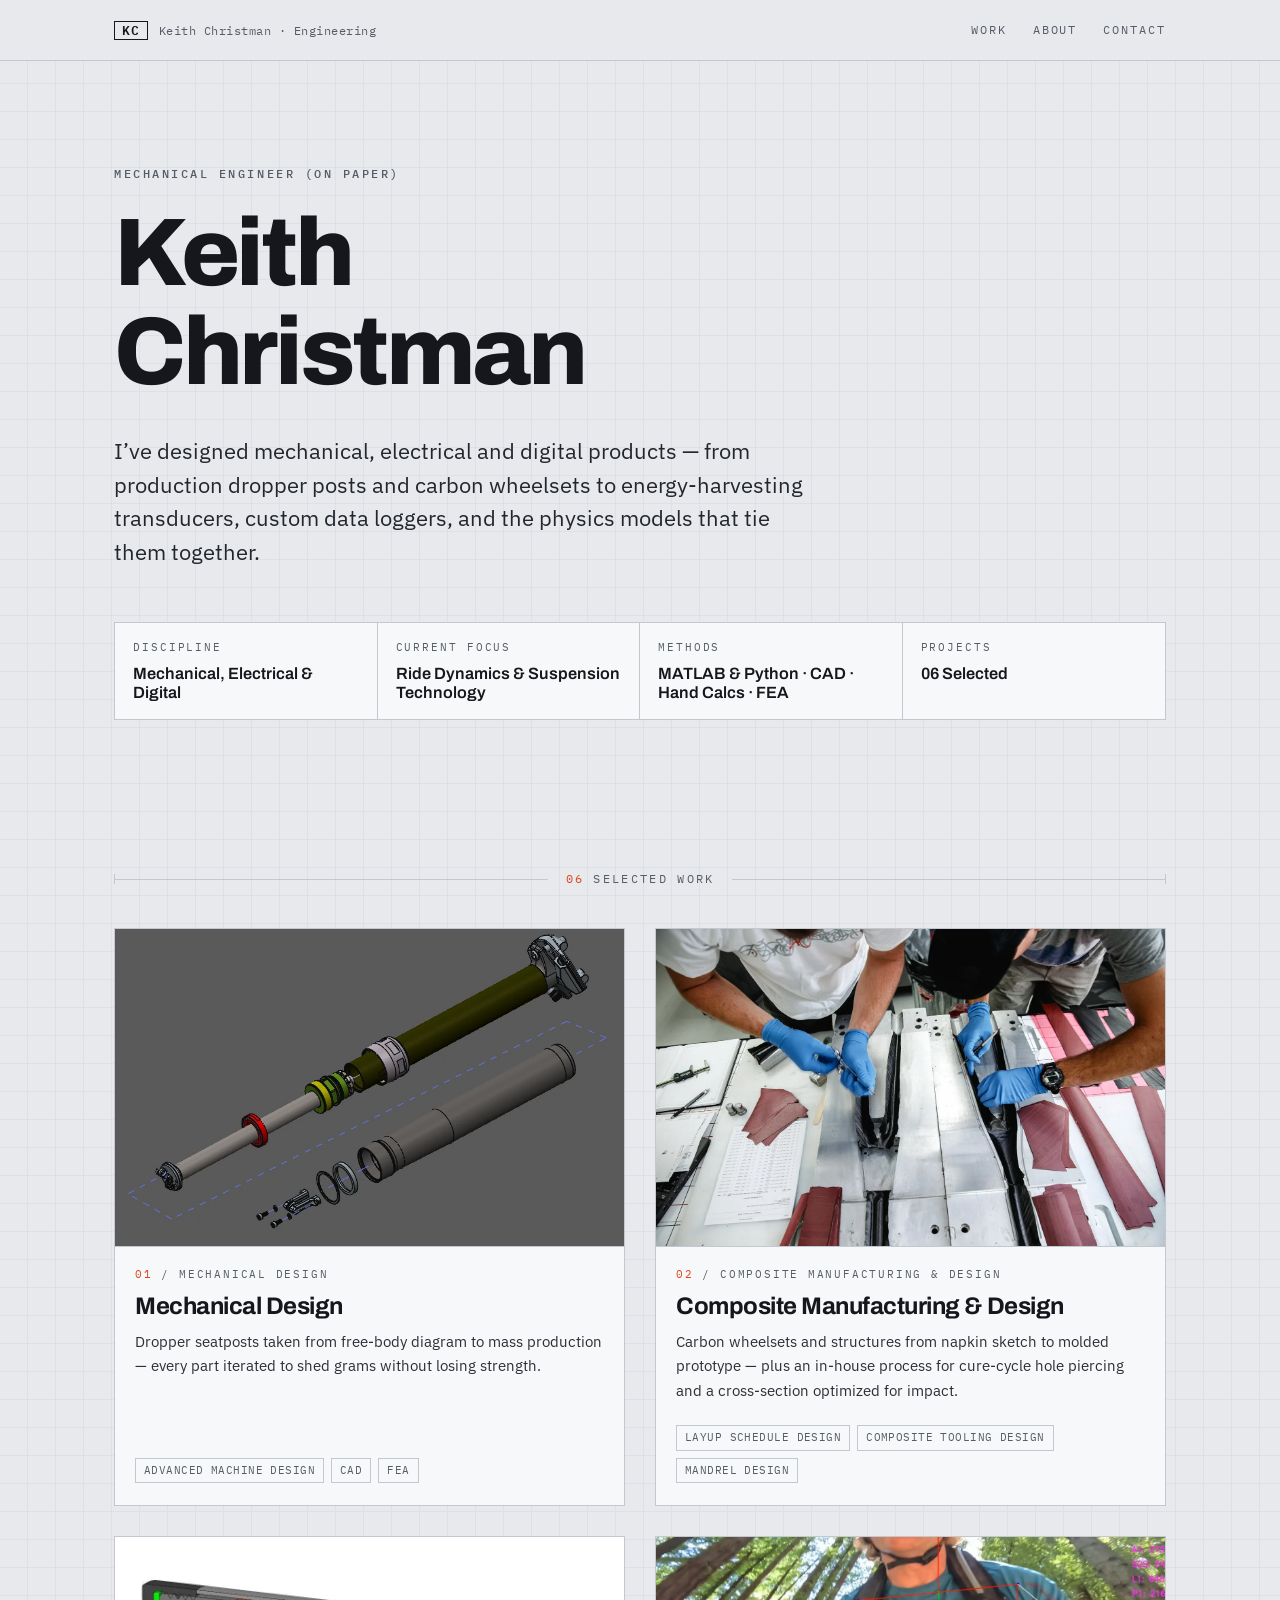
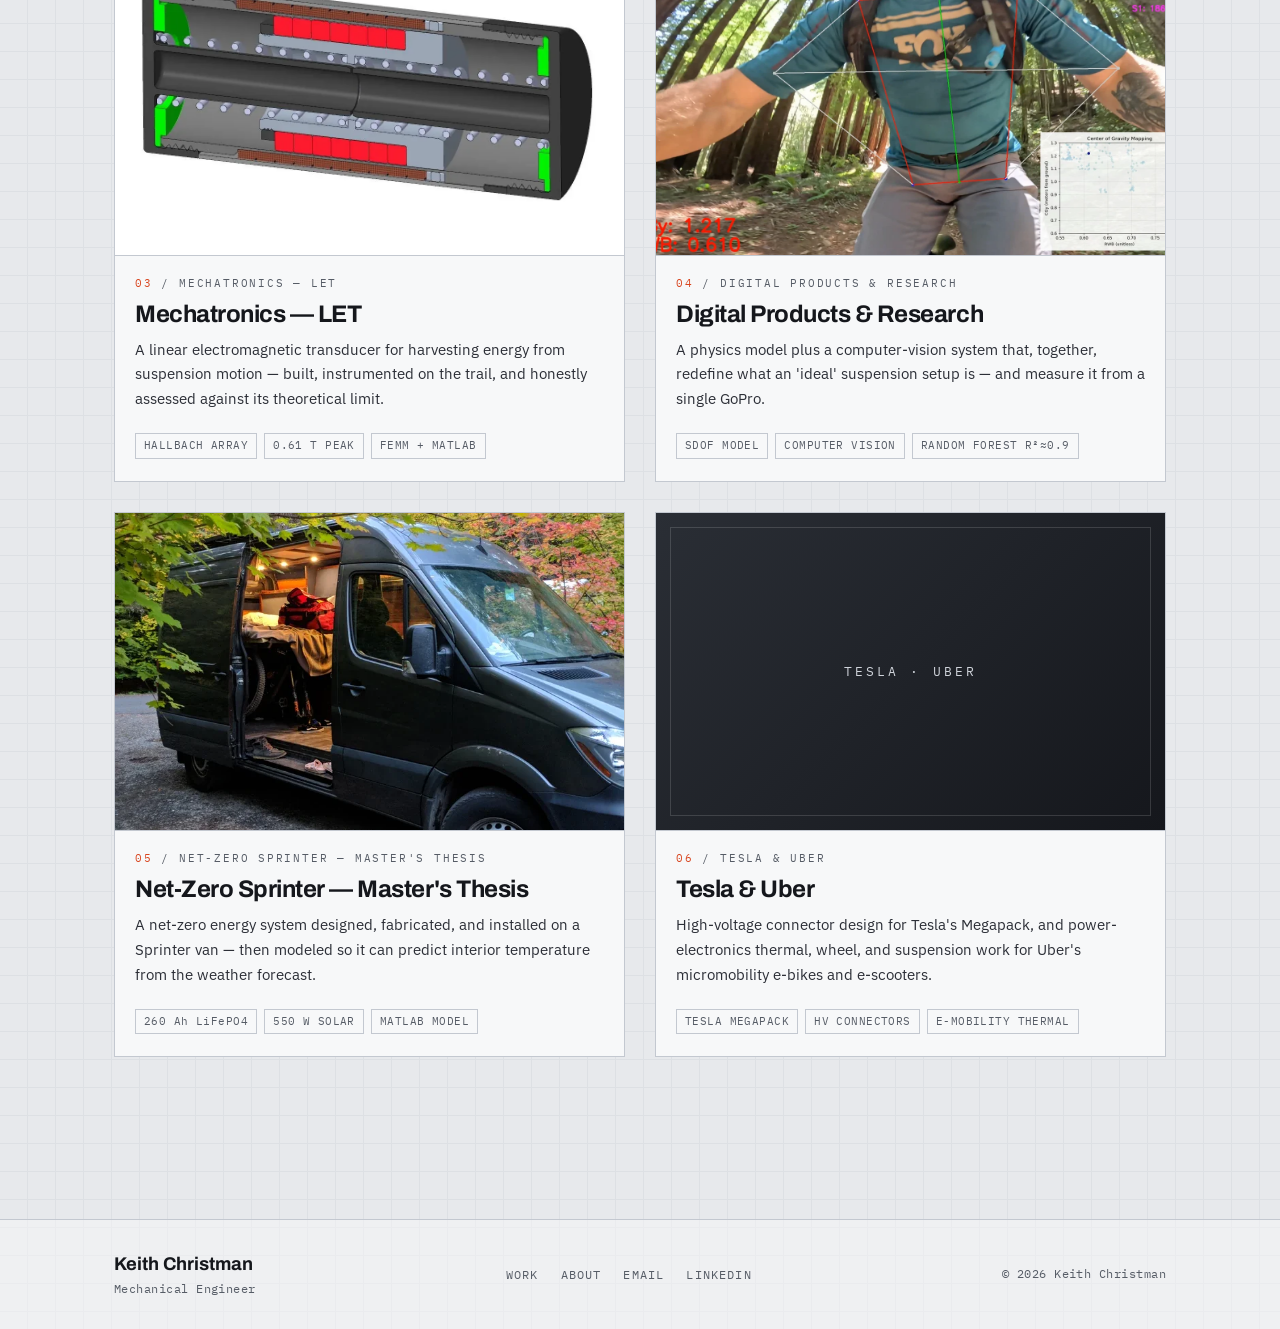
<file: index.html>
<!doctype html>
<html lang="en">
<head>
<meta charset="utf-8">
<meta name="viewport" content="width=device-width, initial-scale=1">
<script>document.documentElement.classList.add('js')</script>
<title>Keith Christman — Mechanical Engineer</title>
<meta name="description" content="Engineering portfolio of Keith Christman: mechanical design, composites, mechatronics, data acquisition, and ride-dynamics research.">
<link rel="icon" href="favicon.svg" type="image/svg+xml">
<meta property="og:title" content="Keith Christman — Mechanical Engineer">
<meta property="og:description" content="Engineering portfolio of Keith Christman: mechanical design, composites, mechatronics, data acquisition, and ride-dynamics research.">
<meta property="og:type" content="website">
<link rel="preconnect" href="https://fonts.googleapis.com">
<link rel="preconnect" href="https://fonts.gstatic.com" crossorigin>
<link href="https://fonts.googleapis.com/css2?family=Archivo:wght@500;600;700;800&family=IBM+Plex+Mono:wght@400;500;600&family=IBM+Plex+Sans:wght@400;500;600&display=swap" rel="stylesheet">
<link rel="stylesheet" href="css/style.css">
</head>
<body>
<header class="nav"><div class="wrap">
  <a class="brand" href="index.html">
    <span class="mark">KC</span>
    <span class="who">Keith Christman · Engineering</span>
  </a>
  <nav class="nav-links">
    <a href="index.html#work">Work</a>
    <a href="about.html">About</a>
    <a href="mailto:keithschristman@gmail.com">Contact</a>
  </nav>
</div></header>
<main>
  <section class="hero"><div class="wrap">
    <span class="eyebrow">Mechanical Engineer (on paper)</span>
    <h1>Keith<span class="l2">Christman</span></h1>
    <p class="thesis">I&rsquo;ve designed mechanical, electrical and digital products &mdash;
      from production dropper posts and carbon wheelsets to energy-harvesting transducers,
      custom data loggers, and the physics models that tie them together.</p>
    <div class="titleblock">
      <div class="cell"><div class="k">Discipline</div><div class="v">Mechanical, Electrical &amp; Digital</div></div>
      <div class="cell"><div class="k">Current Focus</div><div class="v">Ride Dynamics &amp; Suspension Technology</div></div>
      <div class="cell"><div class="k">Methods</div><div class="v">MATLAB &amp; Python · CAD · Hand Calcs · FEA</div></div>
      <div class="cell"><div class="k">Projects</div><div class="v">06 Selected</div></div>
    </div>
  </div></section>

  <section class="work" id="work"><div class="wrap">
    <div class="dim ticked"><span class="lab"><span class="n">06</span> Selected Work</span></div>
    <div class="grid">
      <a class="card reveal" href="projects/mechanical-design.html">
        <div class="shot"><img src="images/mechanical-design/4-1.webp" alt="Mechanical Design" loading="lazy"></div>
        <div class="body">
          <span class="tag"><span class="n">01</span> / Mechanical Design</span>
          <h3>Mechanical Design</h3>
          <p class="desc">Dropper seatposts taken from free-body diagram to mass production — every part iterated to shed grams without losing strength.</p>
          <div class="stats"><span class="chip">ADVANCED MACHINE DESIGN</span><span class="chip">CAD</span><span class="chip">FEA</span></div>
        </div>
      </a>
      <a class="card reveal" href="projects/composites.html">
        <div class="shot"><img src="images/composites/20150615_-brakethrough-media_a22y3850.webp" alt="Composite Manufacturing &amp; Design" loading="lazy"></div>
        <div class="body">
          <span class="tag"><span class="n">02</span> / Composite Manufacturing &amp; Design</span>
          <h3>Composite Manufacturing &amp; Design</h3>
          <p class="desc">Carbon wheelsets and structures from napkin sketch to molded prototype — plus an in-house process for cure-cycle hole piercing and a cross-section optimized for impact.</p>
          <div class="stats"><span class="chip">LAYUP SCHEDULE DESIGN</span><span class="chip">COMPOSITE TOOLING DESIGN</span><span class="chip">MANDREL DESIGN</span></div>
        </div>
      </a>
      <a class="card reveal" href="projects/mechatronics.html">
        <div class="shot"><img src="images/mechatronics/front.webp" alt="Mechatronics — LET" loading="lazy"></div>
        <div class="body">
          <span class="tag"><span class="n">03</span> / Mechatronics — LET</span>
          <h3>Mechatronics — LET</h3>
          <p class="desc">A linear electromagnetic transducer for harvesting energy from suspension motion — built, instrumented on the trail, and honestly assessed against its theoretical limit.</p>
          <div class="stats"><span class="chip">HALLBACH ARRAY</span><span class="chip">0.61 T PEAK</span><span class="chip">FEMM + MATLAB</span></div>
        </div>
      </a>
      <a class="card reveal" href="projects/digital-products.html">
        <div class="shot"><img src="images/digital-products/cv-pose-tracking.webp" alt="Digital Products &amp; Research" loading="lazy"></div>
        <div class="body">
          <span class="tag"><span class="n">04</span> / Digital Products &amp; Research</span>
          <h3>Digital Products &amp; Research</h3>
          <p class="desc">A physics model plus a computer-vision system that, together, redefine what an &#x27;ideal&#x27; suspension setup is — and measure it from a single GoPro.</p>
          <div class="stats"><span class="chip">SDOF MODEL</span><span class="chip">COMPUTER VISION</span><span class="chip">RANDOM FOREST R²≈0.9</span></div>
        </div>
      </a>
      <a class="card reveal" href="projects/van-build.html">
        <div class="shot"><img src="images/van-build/img_20190921_190736.webp" alt="Net-Zero Sprinter — Master&#x27;s Thesis" loading="lazy"></div>
        <div class="body">
          <span class="tag"><span class="n">05</span> / Net-Zero Sprinter — Master&#x27;s Thesis</span>
          <h3>Net-Zero Sprinter — Master&#x27;s Thesis</h3>
          <p class="desc">A net-zero energy system designed, fabricated, and installed on a Sprinter van — then modeled so it can predict interior temperature from the weather forecast.</p>
          <div class="stats"><span class="chip">260 Ah LiFePO4</span><span class="chip">550 W SOLAR</span><span class="chip">MATLAB MODEL</span></div>
        </div>
      </a>
      <a class="card reveal" href="projects/tesla-uber.html">
        <div class="shot ph"><span class="lab">Tesla · Uber</span></div>
        <div class="body">
          <span class="tag"><span class="n">06</span> / Tesla &amp; Uber</span>
          <h3>Tesla &amp; Uber</h3>
          <p class="desc">High-voltage connector design for Tesla&#x27;s Megapack, and power-electronics thermal, wheel, and suspension work for Uber&#x27;s micromobility e-bikes and e-scooters.</p>
          <div class="stats"><span class="chip">TESLA MEGAPACK</span><span class="chip">HV CONNECTORS</span><span class="chip">E-MOBILITY THERMAL</span></div>
        </div>
      </a>
    </div>
  </div></section>
</main>
<footer><div class="wrap">
  <div>
    <div class="who">Keith Christman</div>
    <div class="meta">Mechanical Engineer</div>
  </div>
  <nav class="links">
    <a href="index.html#work">Work</a>
    <a href="about.html">About</a>
    <a href="mailto:keithschristman@gmail.com">Email</a>
    <a href="https://www.linkedin.com/in/keith-christman-300a68103">LinkedIn</a>
  </nav>
  <div class="meta">© <span id="yr"></span> Keith Christman</div>
</div></footer>
<div class="lb" id="lb" role="dialog" aria-modal="true" aria-label="Image viewer">
  <button class="x" id="lbx" aria-label="Close">CLOSE ✕</button>
  <img id="lbimg" alt="">
</div>
<script src="js/main.js"></script>
</body></html>
</file>
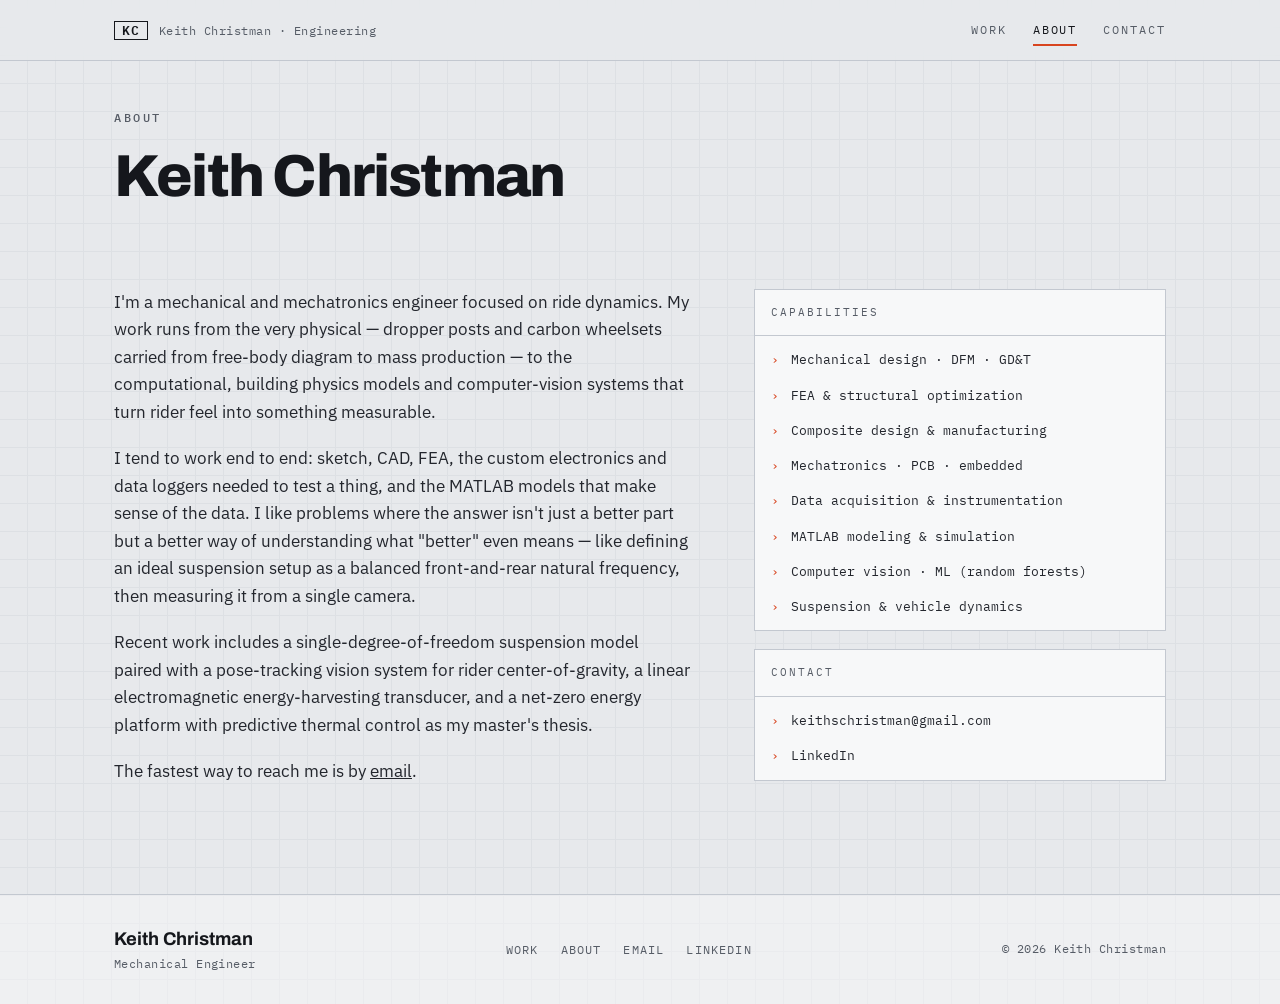
<file: about.html>
<!doctype html>
<html lang="en">
<head>
<meta charset="utf-8">
<meta name="viewport" content="width=device-width, initial-scale=1">
<script>document.documentElement.classList.add('js')</script>
<title>About — Keith Christman</title>
<meta name="description" content="About Keith Christman, mechanical engineer.">
<link rel="icon" href="favicon.svg" type="image/svg+xml">
<meta property="og:title" content="About — Keith Christman">
<meta property="og:description" content="About Keith Christman, mechanical engineer.">
<meta property="og:type" content="website">
<link rel="preconnect" href="https://fonts.googleapis.com">
<link rel="preconnect" href="https://fonts.gstatic.com" crossorigin>
<link href="https://fonts.googleapis.com/css2?family=Archivo:wght@500;600;700;800&family=IBM+Plex+Mono:wght@400;500;600&family=IBM+Plex+Sans:wght@400;500;600&display=swap" rel="stylesheet">
<link rel="stylesheet" href="css/style.css">
</head>
<body>
<header class="nav"><div class="wrap">
  <a class="brand" href="index.html">
    <span class="mark">KC</span>
    <span class="who">Keith Christman · Engineering</span>
  </a>
  <nav class="nav-links">
    <a href="index.html#work">Work</a>
    <a href="about.html" aria-current="page">About</a>
    <a href="mailto:keithschristman@gmail.com">Contact</a>
  </nav>
</div></header>
<main>
  <div class="wrap">
    <section class="phead" style="padding-top:48px">
      <span class="eyebrow" style="display:block;margin-bottom:18px">About</span>
      <h1>Keith Christman</h1>
    </section>
    <div class="abt-grid">
      <div class="prose mt0">
        <p>I'm a mechanical and mechatronics engineer focused on ride dynamics. My work runs
        from the very physical — dropper posts and carbon wheelsets carried from free-body
        diagram to mass production — to the computational, building physics models and
        computer-vision systems that turn rider feel into something measurable.</p>
        <p>I tend to work end to end: sketch, CAD, FEA, the custom electronics and data
        loggers needed to test a thing, and the MATLAB models that make sense of the data. I
        like problems where the answer isn't just a better part but a better way of
        understanding what "better" even means — like defining an ideal suspension setup as a
        balanced front-and-rear natural frequency, then measuring it from a single camera.</p>
        <p>Recent work includes a single-degree-of-freedom suspension model paired with a
        pose-tracking vision system for rider center-of-gravity, a linear electromagnetic
        energy-harvesting transducer, and a net-zero energy platform with predictive thermal
        control as my master's thesis.</p>
        <p>The fastest way to reach me is by <a href="mailto:keithschristman@gmail.com">email</a>.</p>
      </div>
      <aside>
        <div class="caps">
          <div class="h">Capabilities</div>
          <ul>
            <li><span class="b">›</span> Mechanical design · DFM · GD&amp;T</li>
            <li><span class="b">›</span> FEA &amp; structural optimization</li>
            <li><span class="b">›</span> Composite design &amp; manufacturing</li>
            <li><span class="b">›</span> Mechatronics · PCB · embedded</li>
            <li><span class="b">›</span> Data acquisition &amp; instrumentation</li>
            <li><span class="b">›</span> MATLAB modeling &amp; simulation</li>
            <li><span class="b">›</span> Computer vision · ML (random forests)</li>
            <li><span class="b">›</span> Suspension &amp; vehicle dynamics</li>
          </ul>
        </div>
        <div class="caps" style="margin-top:18px">
          <div class="h">Contact</div>
          <ul>
            <li><span class="b">›</span> <a href="mailto:keithschristman@gmail.com" style="text-decoration:none;color:inherit">keithschristman@gmail.com</a></li>
            <li><span class="b">›</span> <a href="https://www.linkedin.com/in/keith-christman-300a68103" style="text-decoration:none;color:inherit">LinkedIn</a></li>
          </ul>
        </div>
      </aside>
    </div>
  </div>
</main>
<footer><div class="wrap">
  <div>
    <div class="who">Keith Christman</div>
    <div class="meta">Mechanical Engineer</div>
  </div>
  <nav class="links">
    <a href="index.html#work">Work</a>
    <a href="about.html">About</a>
    <a href="mailto:keithschristman@gmail.com">Email</a>
    <a href="https://www.linkedin.com/in/keith-christman-300a68103">LinkedIn</a>
  </nav>
  <div class="meta">© <span id="yr"></span> Keith Christman</div>
</div></footer>
<div class="lb" id="lb" role="dialog" aria-modal="true" aria-label="Image viewer">
  <button class="x" id="lbx" aria-label="Close">CLOSE ✕</button>
  <img id="lbimg" alt="">
</div>
<script src="js/main.js"></script>
</body></html>
</file>
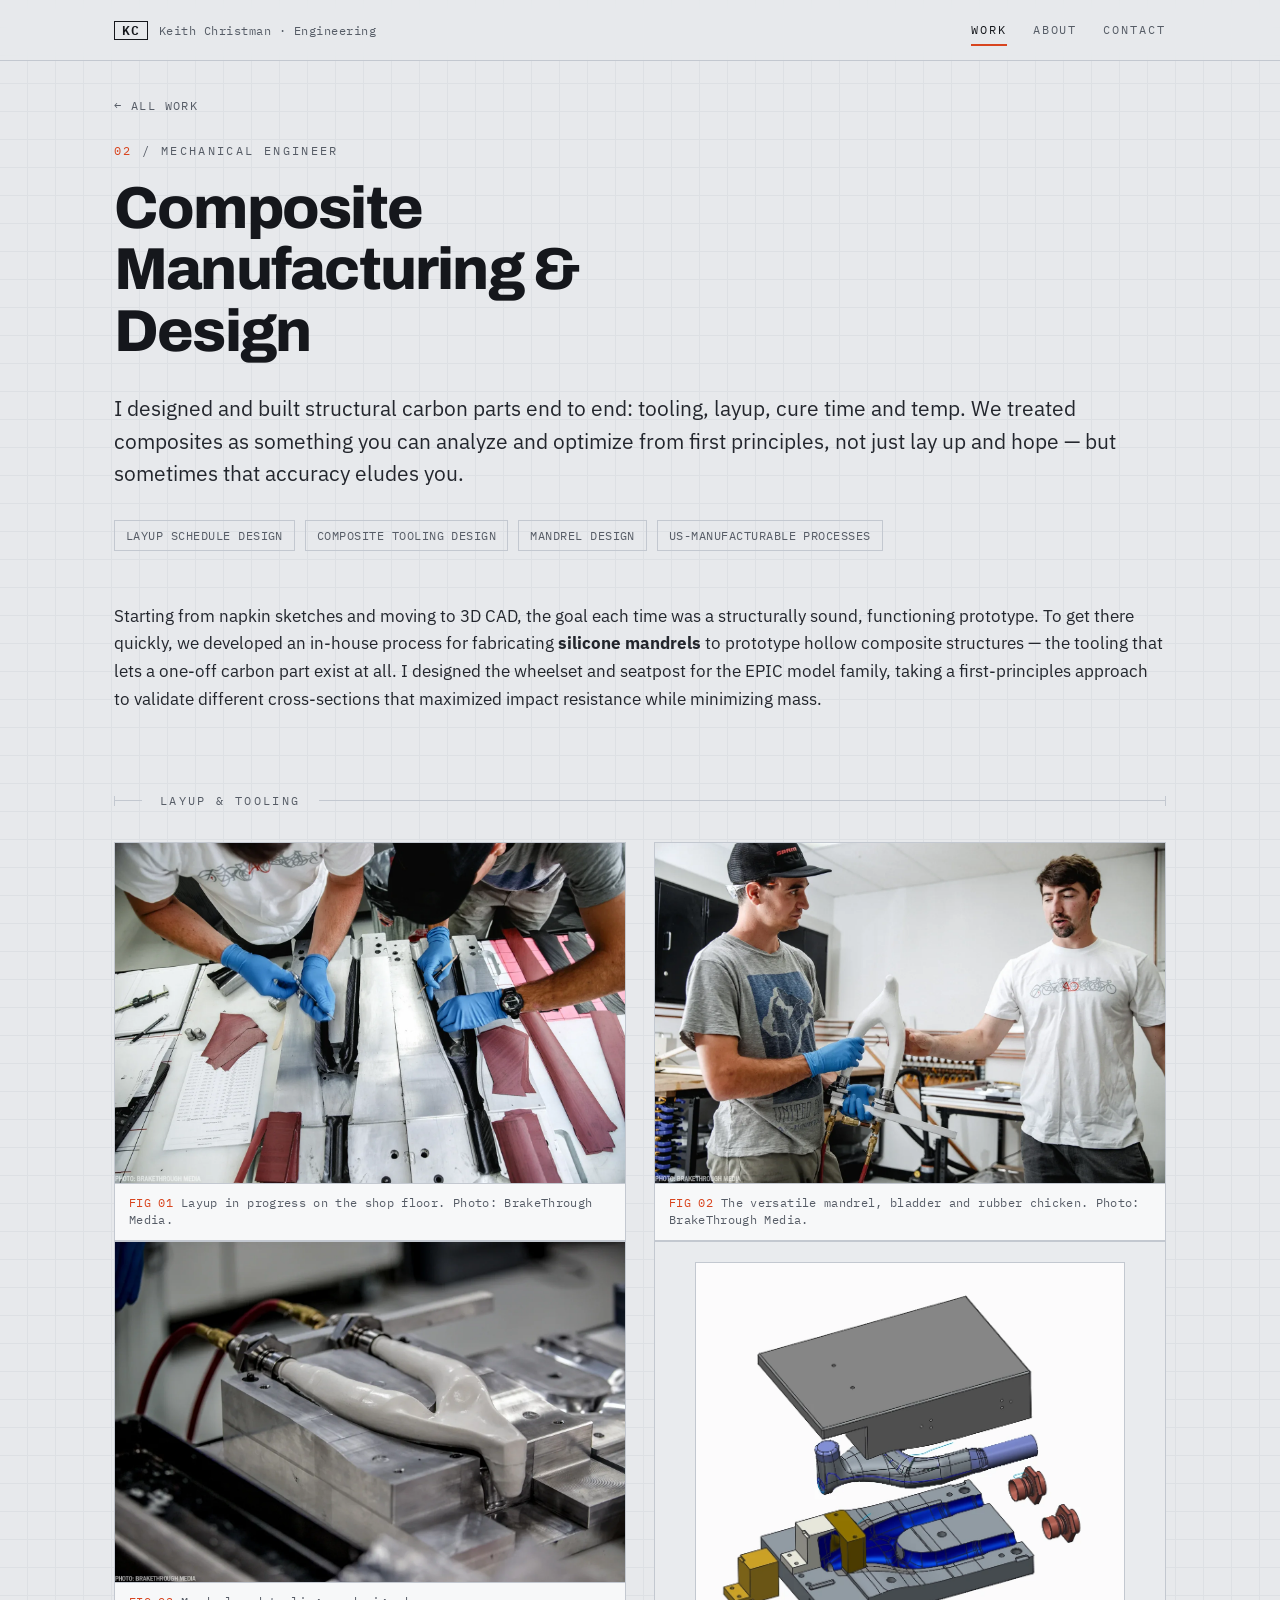
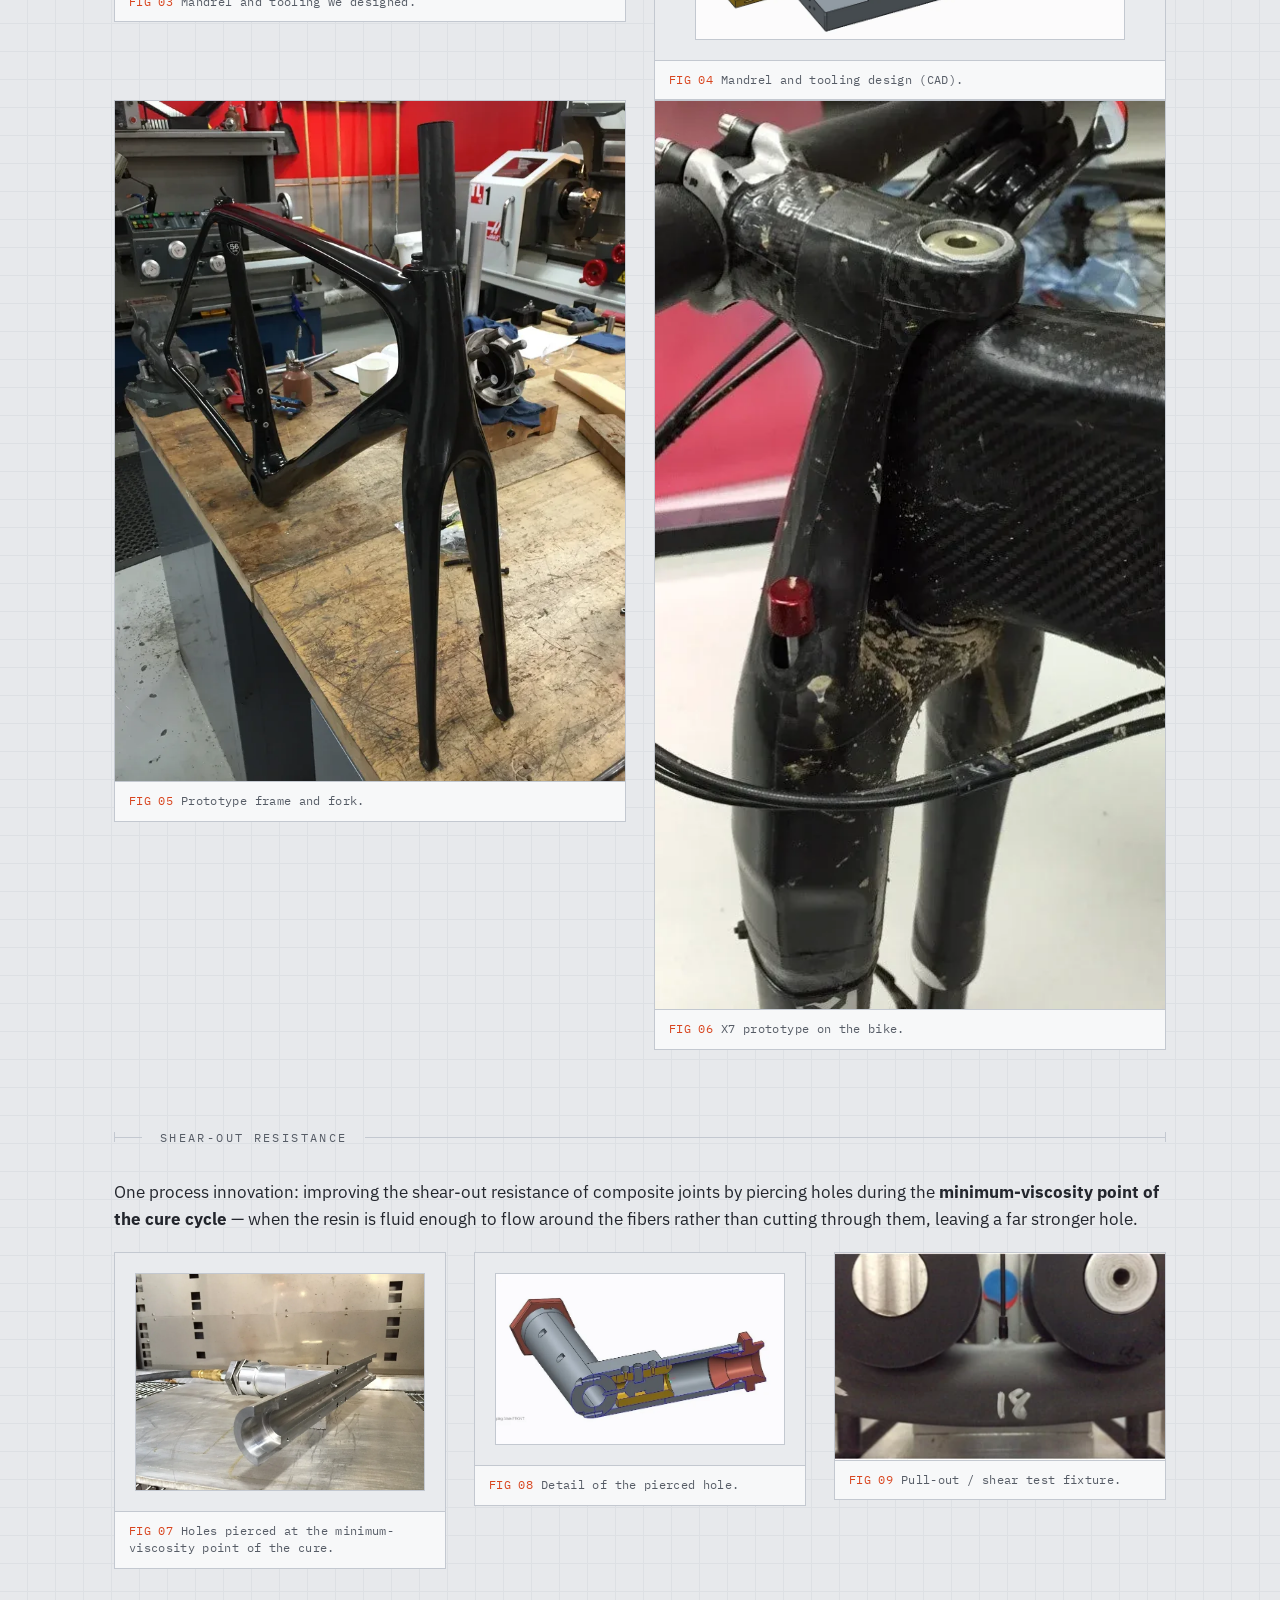
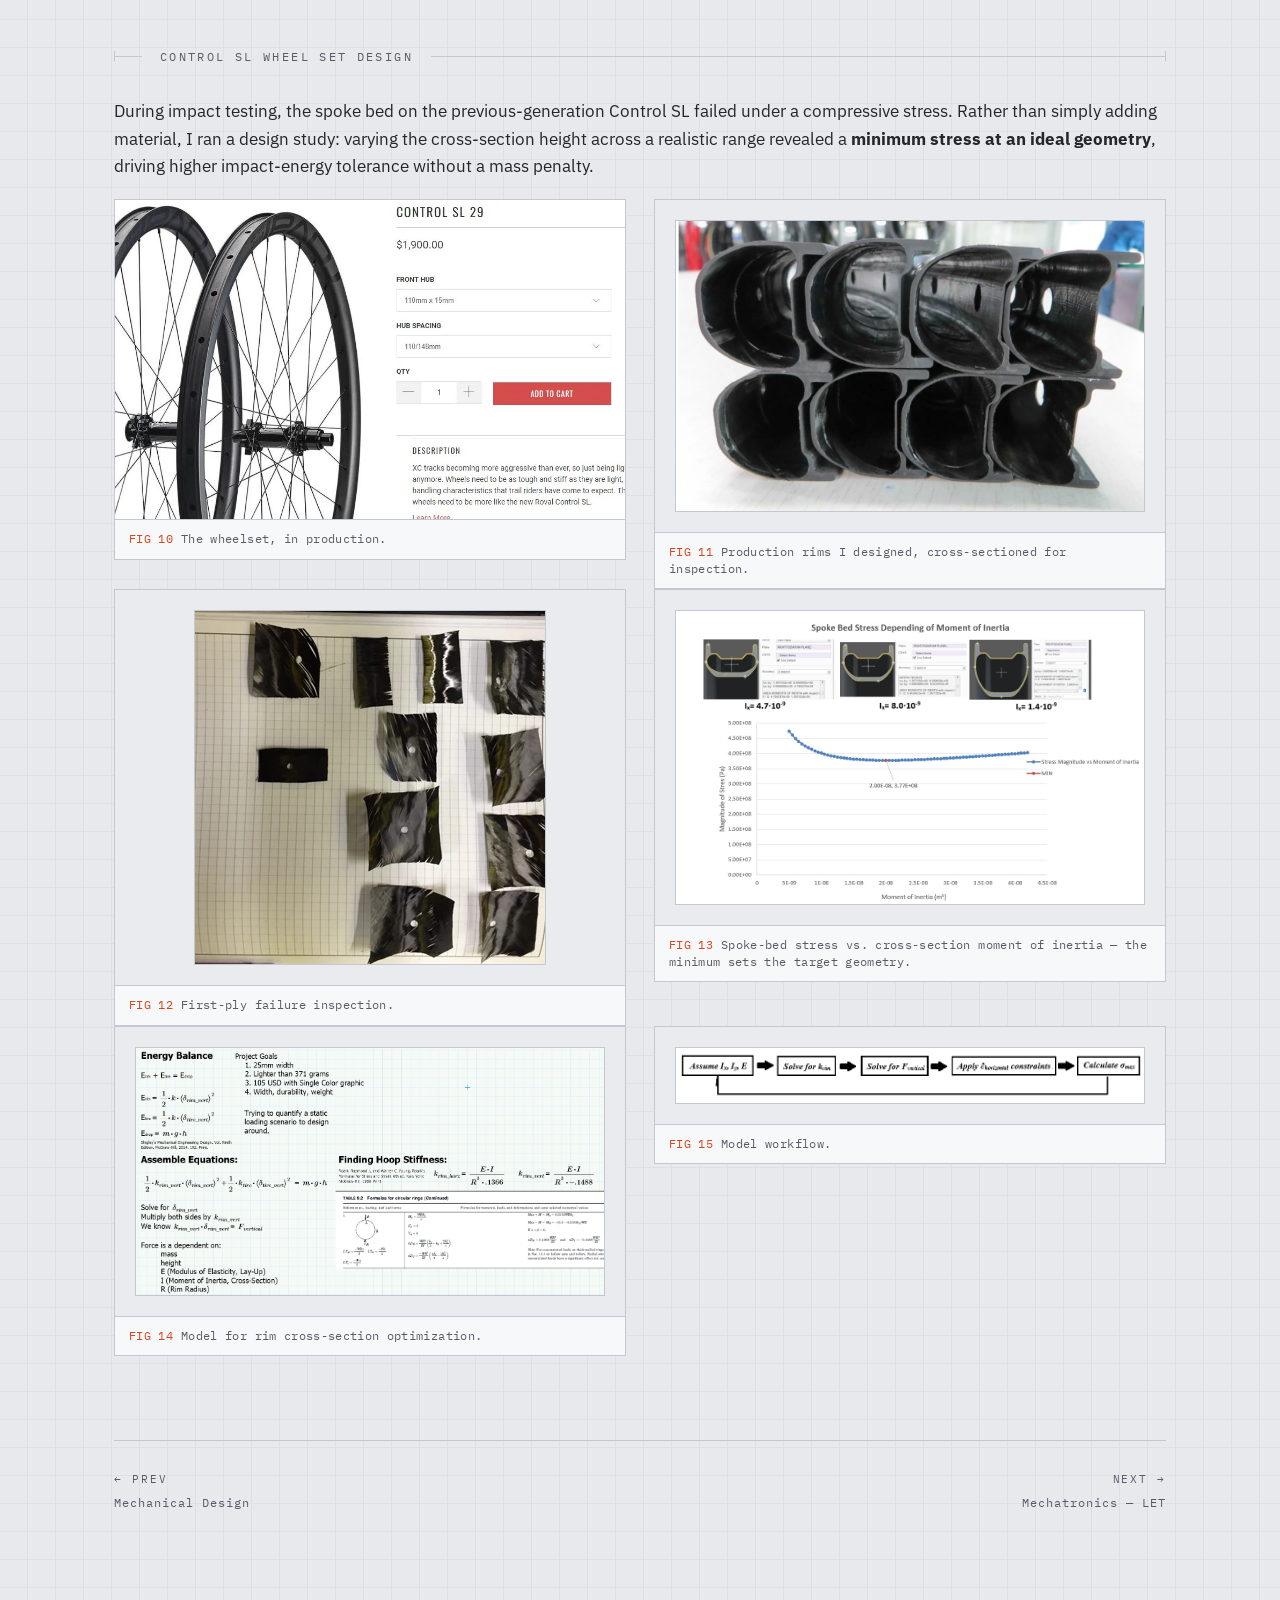
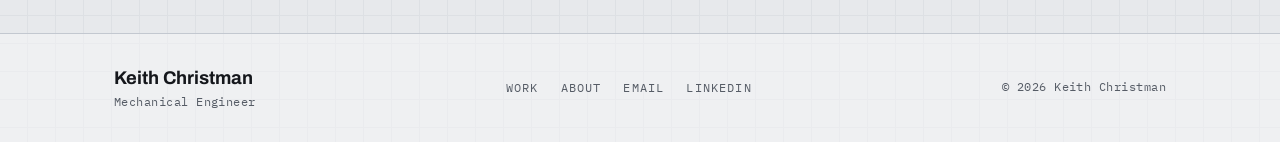
<file: projects/composites.html>
<!doctype html>
<html lang="en">
<head>
<meta charset="utf-8">
<meta name="viewport" content="width=device-width, initial-scale=1">
<script>document.documentElement.classList.add('js')</script>
<title>Composite Manufacturing &amp; Design — Keith Christman</title>
<meta name="description" content="Carbon wheelsets and structures from napkin sketch to molded prototype — plus an in-house process for cure-cycle hole piercing and a cross-section optimized for impact.">
<link rel="icon" href="../favicon.svg" type="image/svg+xml">
<meta property="og:title" content="Composite Manufacturing &amp; Design — Keith Christman">
<meta property="og:description" content="Carbon wheelsets and structures from napkin sketch to molded prototype — plus an in-house process for cure-cycle hole piercing and a cross-section optimized for impact.">
<meta property="og:type" content="website">
<link rel="preconnect" href="https://fonts.googleapis.com">
<link rel="preconnect" href="https://fonts.gstatic.com" crossorigin>
<link href="https://fonts.googleapis.com/css2?family=Archivo:wght@500;600;700;800&family=IBM+Plex+Mono:wght@400;500;600&family=IBM+Plex+Sans:wght@400;500;600&display=swap" rel="stylesheet">
<link rel="stylesheet" href="../css/style.css">
</head>
<body>
<header class="nav"><div class="wrap">
  <a class="brand" href="../index.html">
    <span class="mark">KC</span>
    <span class="who">Keith Christman · Engineering</span>
  </a>
  <nav class="nav-links">
    <a href="../index.html#work" aria-current="page">Work</a>
    <a href="../about.html">About</a>
    <a href="mailto:keithschristman@gmail.com">Contact</a>
  </nav>
</div></header>
<main>
  <div class="wrap">
    <div class="crumb"><a href="../index.html#work">← All Work</a></div>
    <section class="phead">
      <span class="tag"><span class="n">02</span> / Mechanical Engineer</span>
      <h1>Composite Manufacturing &amp; Design</h1>
      <p class="lede">I designed and built structural carbon parts end to end: tooling, layup, cure time and temp. We treated composites as something you can analyze and optimize from first principles, not just lay up and hope — but sometimes that accuracy eludes you.</p>
      <div class="statrow"><span class="chip">LAYUP SCHEDULE DESIGN</span><span class="chip">COMPOSITE TOOLING DESIGN</span><span class="chip">MANDREL DESIGN</span><span class="chip">US-MANUFACTURABLE PROCESSES</span></div>
      
    </section>
    <div class="prose reveal"><p>Starting from napkin sketches and moving to 3D CAD, the goal each time was a structurally sound, functioning prototype. To get there quickly, we developed an in-house process for fabricating <strong>silicone mandrels</strong> to prototype hollow composite structures — the tooling that lets a one-off carbon part exist at all. I designed the wheelset and seatpost for the EPIC model family, taking a first-principles approach to validate different cross-sections that maximized impact resistance while minimizing mass.</p></div><div class="sub"><div class="dim ticked"><span class="lab">Layup &amp; Tooling</span></div></div><div class="figs two"><figure class="fig cover reveal"><div class="imgwrap"><img src="../images/composites/20150615_-brakethrough-media_a22y3850.webp" alt="Layup in progress on the shop floor.  Photo: BrakeThrough Media." loading="lazy" data-full="../images/composites/20150615_-brakethrough-media_a22y3850.webp"></div><figcaption><span class="fn">FIG&nbsp;01</span>Layup in progress on the shop floor.  Photo: BrakeThrough Media.</figcaption></figure><figure class="fig cover reveal"><div class="imgwrap"><img src="../images/composites/20150615_-brakethrough-media_a22y3885.webp" alt="The versatile mandrel, bladder and rubber chicken.  Photo: BrakeThrough Media." loading="lazy" data-full="../images/composites/20150615_-brakethrough-media_a22y3885.webp"></div><figcaption><span class="fn">FIG&nbsp;02</span>The versatile mandrel, bladder and rubber chicken.  Photo: BrakeThrough Media.</figcaption></figure></div><div class="figs two"><figure class="fig cover reveal"><div class="imgwrap"><img src="../images/composites/20150615_-brakethrough-media_a10o6501.webp" alt="Mandrel and tooling we designed." loading="lazy" data-full="../images/composites/20150615_-brakethrough-media_a10o6501.webp"></div><figcaption><span class="fn">FIG&nbsp;03</span>Mandrel and tooling we designed.</figcaption></figure><figure class="fig reveal"><div class="imgwrap"><img src="../images/composites/x7.webp" alt="Mandrel and tooling design (CAD)." loading="lazy" data-full="../images/composites/x7.webp"></div><figcaption><span class="fn">FIG&nbsp;04</span>Mandrel and tooling design (CAD).</figcaption></figure></div><div class="figs two"><figure class="fig cover reveal"><div class="imgwrap"><img src="../images/composites/img_0260.webp" alt="Prototype frame and fork." loading="lazy" data-full="../images/composites/img_0260.webp"></div><figcaption><span class="fn">FIG&nbsp;05</span>Prototype frame and fork.</figcaption></figure><figure class="fig cover reveal"><div class="imgwrap"><img src="../images/composites/mtb.webp" alt="X7 prototype on the bike." loading="lazy" data-full="../images/composites/mtb.webp"></div><figcaption><span class="fn">FIG&nbsp;06</span>X7 prototype on the bike.</figcaption></figure></div><div class="sub"><div class="dim ticked"><span class="lab">Shear-Out Resistance</span></div></div><div class="prose reveal"><p>One process innovation: improving the shear-out resistance of composite joints by piercing holes during the <strong>minimum-viscosity point of the cure cycle</strong> — when the resin is fluid enough to flow around the fibers rather than cutting through them, leaving a far stronger hole.</p></div><div class="figs three"><figure class="fig reveal"><div class="imgwrap"><img src="../images/composites/holes.webp" alt="Holes pierced at the minimum-viscosity point of the cure." loading="lazy" data-full="../images/composites/holes.webp"></div><figcaption><span class="fn">FIG&nbsp;07</span>Holes pierced at the minimum-viscosity point of the cure.</figcaption></figure><figure class="fig reveal"><div class="imgwrap"><img src="../images/composites/holes2.webp" alt="Detail of the pierced hole." loading="lazy" data-full="../images/composites/holes2.webp"></div><figcaption><span class="fn">FIG&nbsp;08</span>Detail of the pierced hole.</figcaption></figure><figure class="fig cover reveal"><div class="imgwrap"><img src="../images/composites/pullout.webp" alt="Pull-out / shear test fixture." loading="lazy" data-full="../images/composites/pullout.webp"></div><figcaption><span class="fn">FIG&nbsp;09</span>Pull-out / shear test fixture.</figcaption></figure></div><div class="sub"><div class="dim ticked"><span class="lab">Control SL Wheel Set Design</span></div></div><div class="prose reveal"><p>During impact testing, the spoke bed on the previous-generation Control SL failed under a compressive stress. Rather than simply adding material, I ran a design study: varying the cross-section height across a realistic range revealed a <strong>minimum stress at an ideal geometry</strong>, driving higher impact-energy tolerance without a mass penalty.</p></div><div class="figs two"><figure class="fig cover reveal"><div class="imgwrap"><img src="../images/composites/controlsl.webp" alt="The wheelset, in production." loading="lazy" data-full="../images/composites/controlsl.webp"></div><figcaption><span class="fn">FIG&nbsp;10</span>The wheelset, in production.</figcaption></figure><figure class="fig reveal"><div class="imgwrap"><img src="../images/composites/cutpieces.webp" alt="Production rims I designed, cross-sectioned for inspection." loading="lazy" data-full="../images/composites/cutpieces.webp"></div><figcaption><span class="fn">FIG&nbsp;11</span>Production rims I designed, cross-sectioned for inspection.</figcaption></figure></div><div class="figs two"><figure class="fig reveal"><div class="imgwrap"><img src="../images/composites/1stply.webp" alt="First-ply failure inspection." loading="lazy" data-full="../images/composites/1stply.webp"></div><figcaption><span class="fn">FIG&nbsp;12</span>First-ply failure inspection.</figcaption></figure><figure class="fig reveal"><div class="imgwrap"><img src="../images/composites/stress.webp" alt="Spoke-bed stress vs. cross-section moment of inertia — the minimum sets the target geometry." loading="lazy" data-full="../images/composites/stress.webp"></div><figcaption><span class="fn">FIG&nbsp;13</span>Spoke-bed stress vs. cross-section moment of inertia — the minimum sets the target geometry.</figcaption></figure></div><div class="figs two"><figure class="fig reveal"><div class="imgwrap"><img src="../images/composites/doe.webp" alt="Model for rim cross-section optimization." loading="lazy" data-full="../images/composites/doe.webp"></div><figcaption><span class="fn">FIG&nbsp;14</span>Model for rim cross-section optimization.</figcaption></figure><figure class="fig reveal"><div class="imgwrap"><img src="../images/composites/flow.webp" alt="Model workflow." loading="lazy" data-full="../images/composites/flow.webp"></div><figcaption><span class="fn">FIG&nbsp;15</span>Model workflow.</figcaption></figure></div>
    <nav class="pnav"><a class="prev" href="mechanical-design.html"><span class="d">← Prev</span>Mechanical Design</a><a class="next" href="mechatronics.html"><span class="d">Next →</span>Mechatronics — LET</a></nav>
  </div>
</main>
<footer><div class="wrap">
  <div>
    <div class="who">Keith Christman</div>
    <div class="meta">Mechanical Engineer</div>
  </div>
  <nav class="links">
    <a href="../index.html#work">Work</a>
    <a href="../about.html">About</a>
    <a href="mailto:keithschristman@gmail.com">Email</a>
    <a href="https://www.linkedin.com/in/keith-christman-300a68103">LinkedIn</a>
  </nav>
  <div class="meta">© <span id="yr"></span> Keith Christman</div>
</div></footer>
<div class="lb" id="lb" role="dialog" aria-modal="true" aria-label="Image viewer">
  <button class="x" id="lbx" aria-label="Close">CLOSE ✕</button>
  <img id="lbimg" alt="">
</div>
<script src="../js/main.js"></script>
</body></html>
</file>
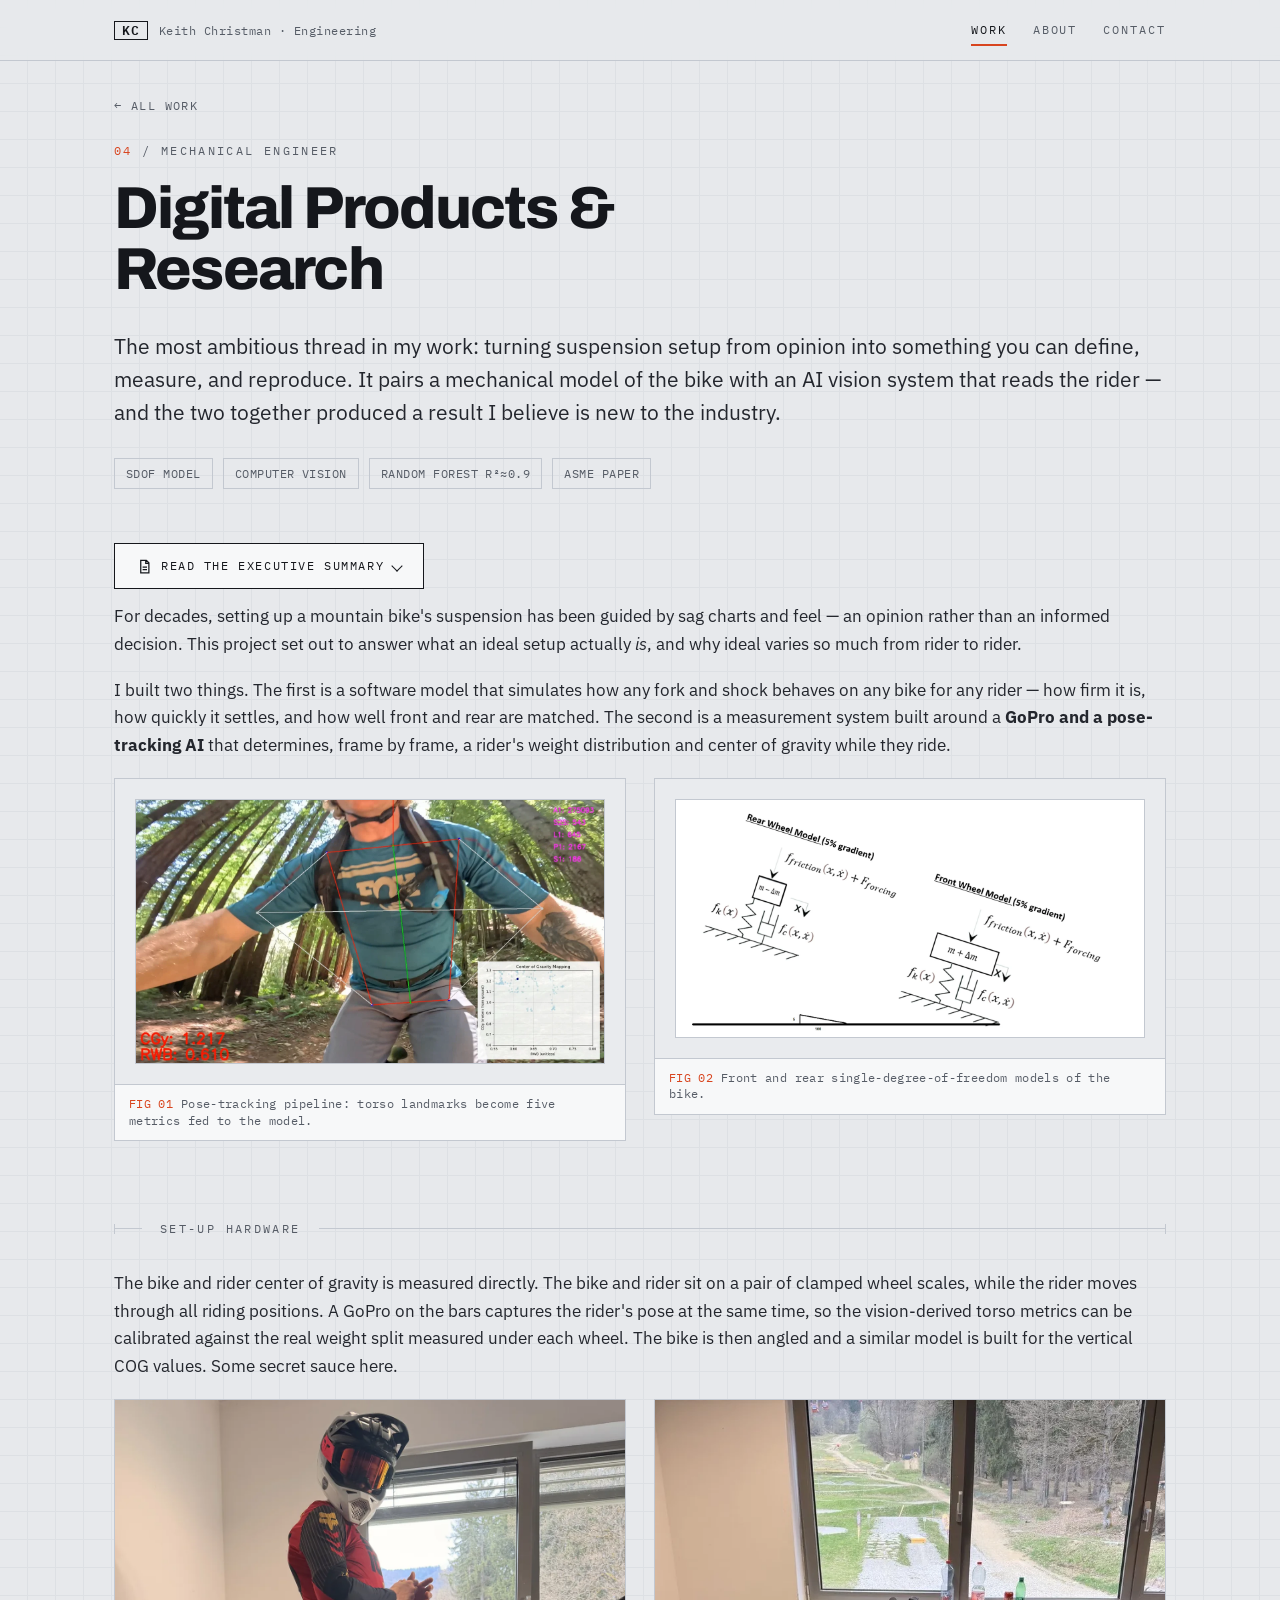
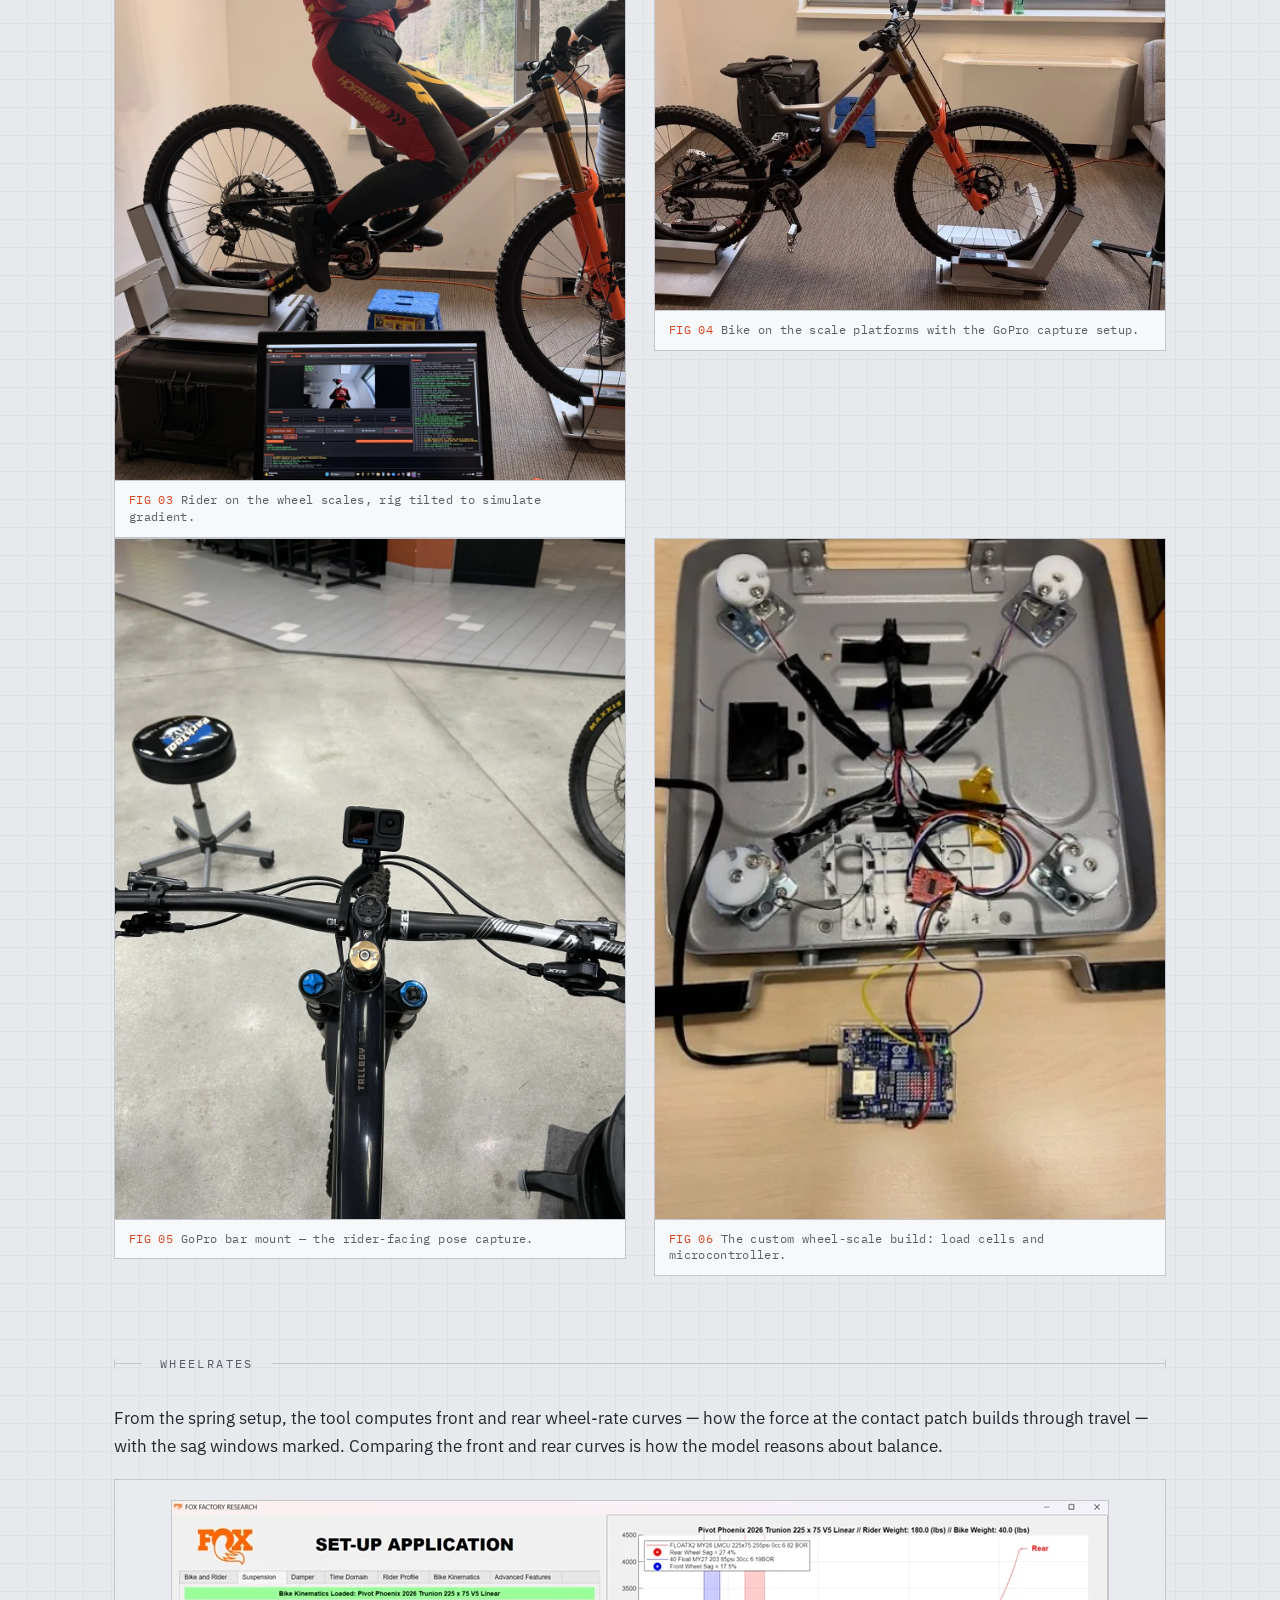
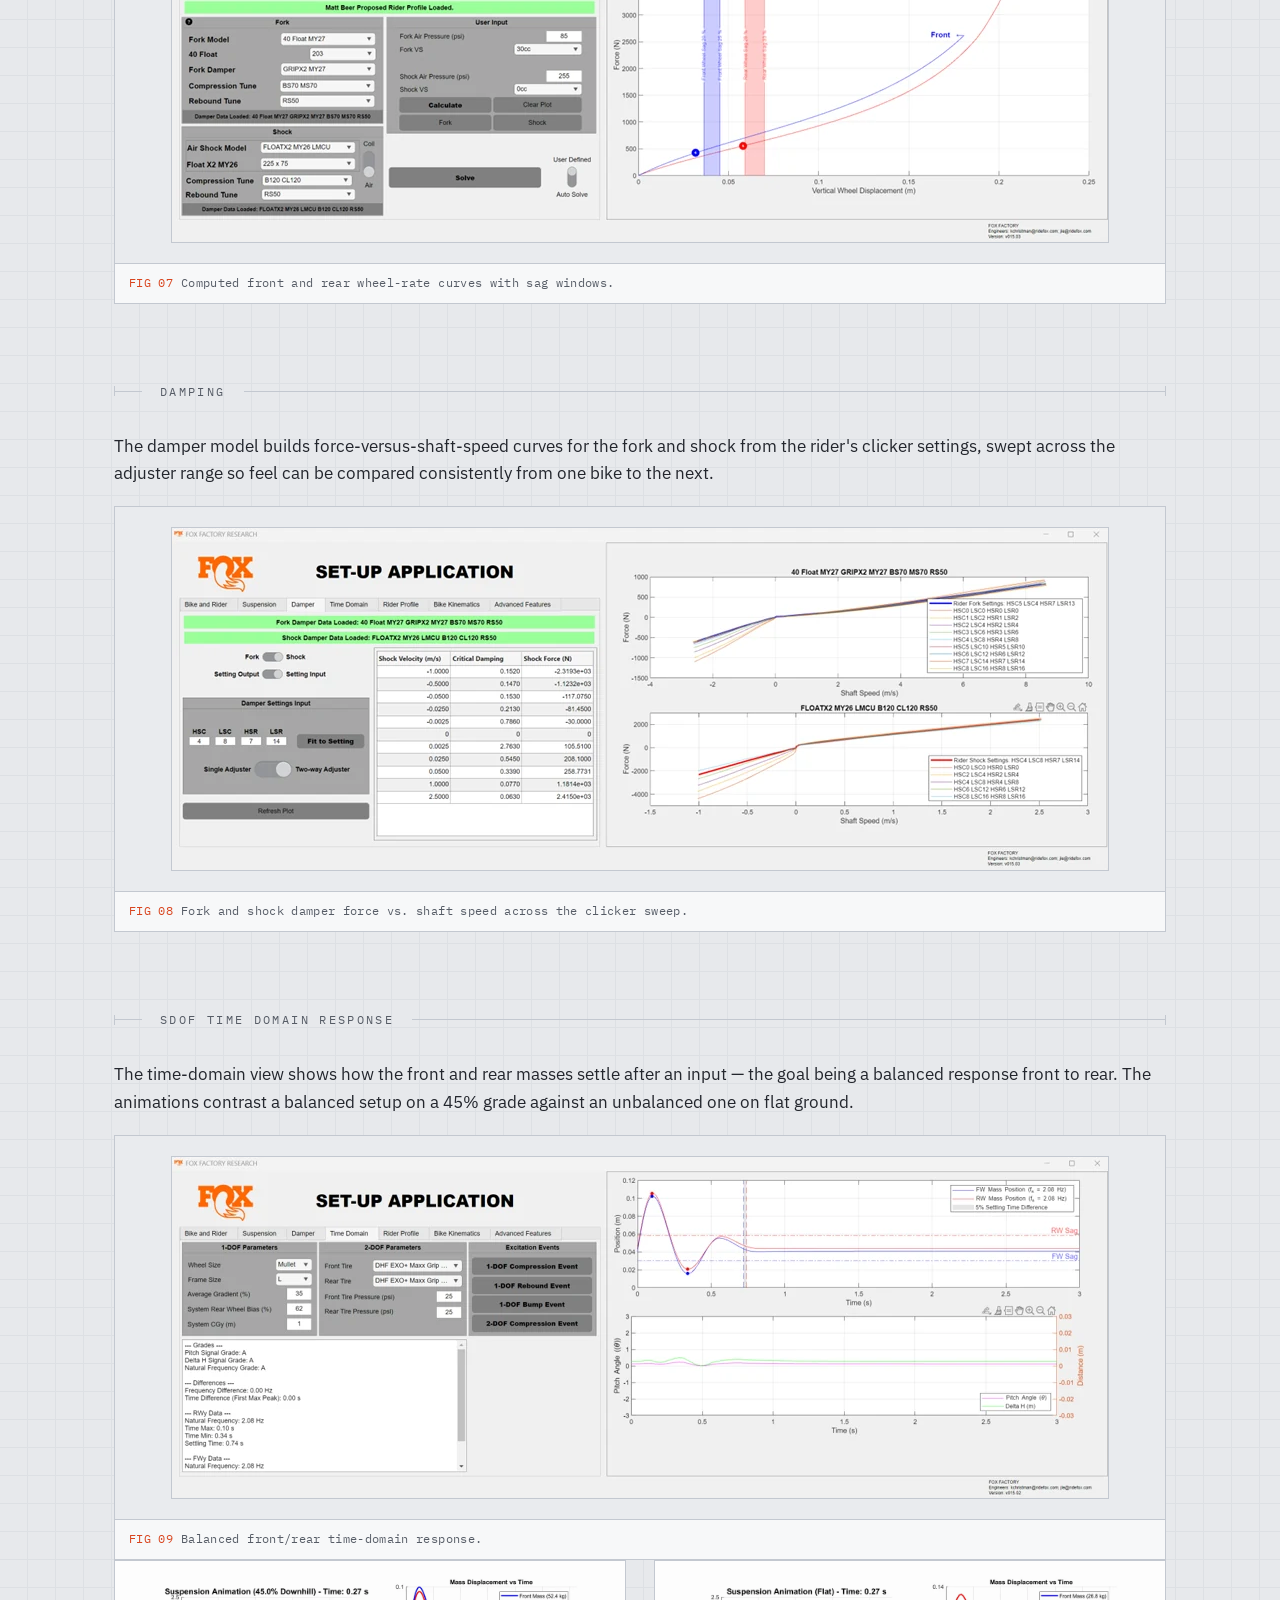
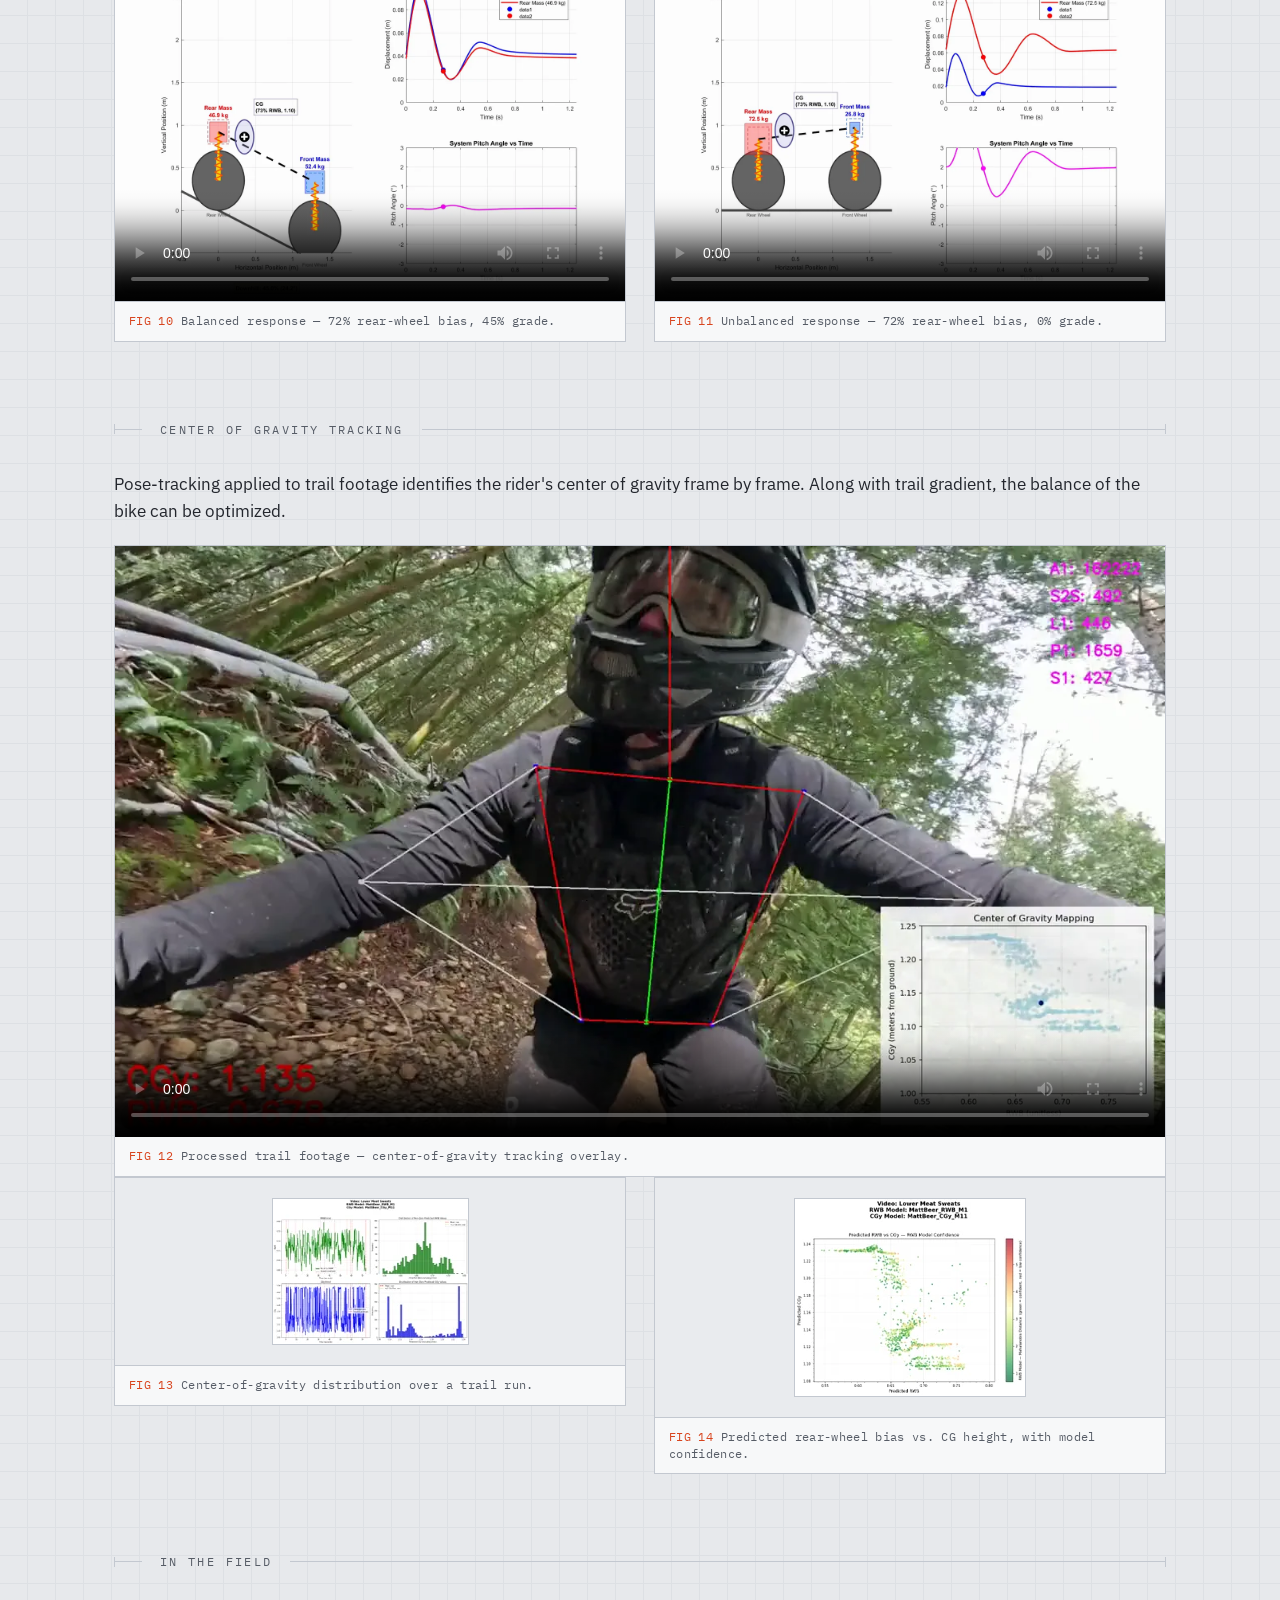
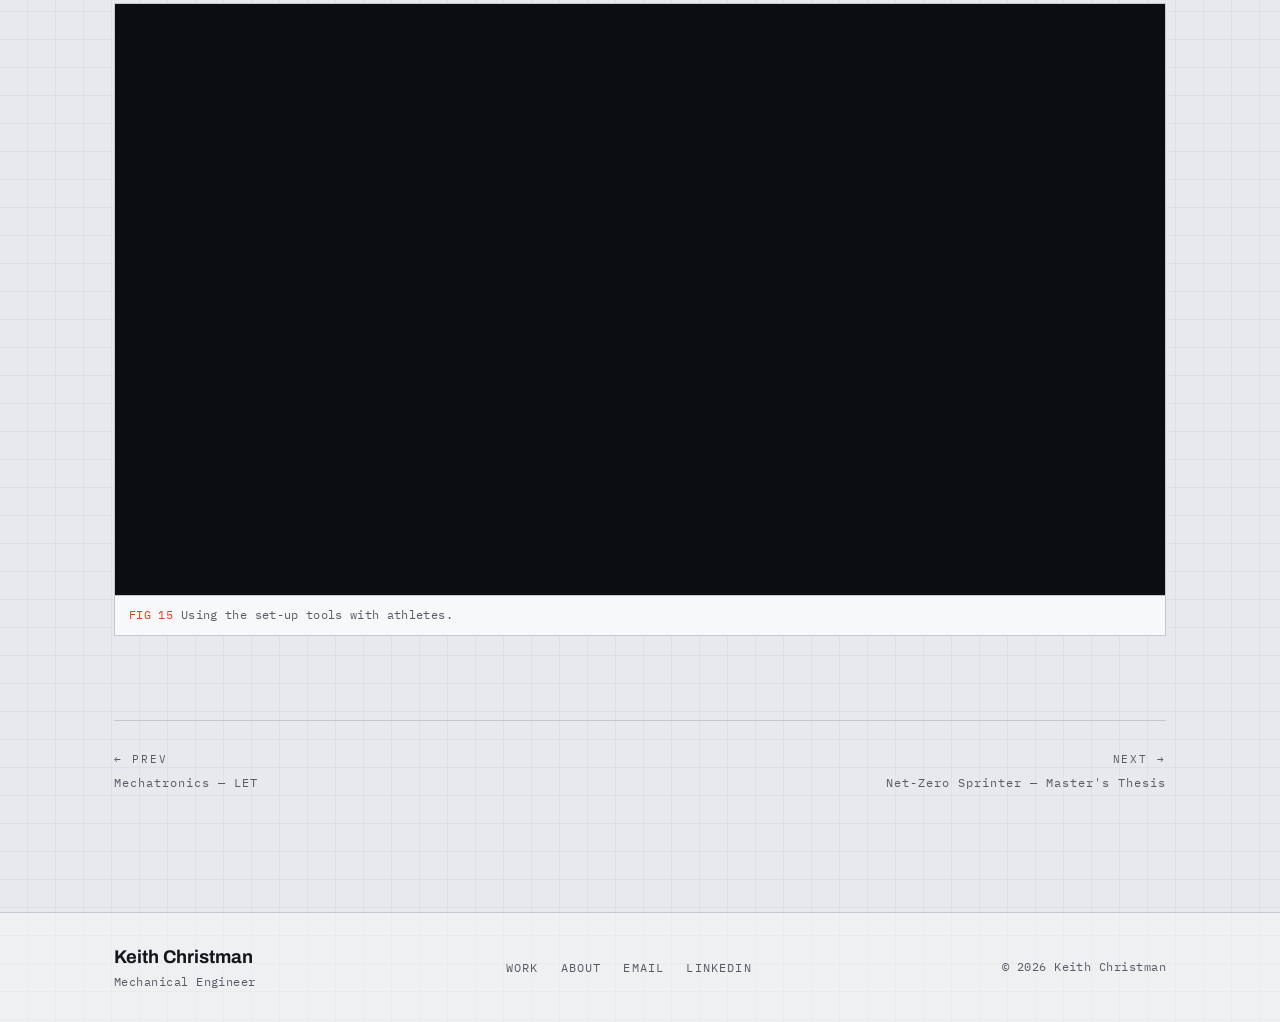
<file: projects/digital-products.html>
<!doctype html>
<html lang="en">
<head>
<meta charset="utf-8">
<meta name="viewport" content="width=device-width, initial-scale=1">
<script>document.documentElement.classList.add('js')</script>
<title>Digital Products &amp; Research — Keith Christman</title>
<meta name="description" content="A physics model plus a computer-vision system that, together, redefine what an &#x27;ideal&#x27; suspension setup is — and measure it from a single GoPro.">
<link rel="icon" href="../favicon.svg" type="image/svg+xml">
<meta property="og:title" content="Digital Products &amp; Research — Keith Christman">
<meta property="og:description" content="A physics model plus a computer-vision system that, together, redefine what an &#x27;ideal&#x27; suspension setup is — and measure it from a single GoPro.">
<meta property="og:type" content="website">
<link rel="preconnect" href="https://fonts.googleapis.com">
<link rel="preconnect" href="https://fonts.gstatic.com" crossorigin>
<link href="https://fonts.googleapis.com/css2?family=Archivo:wght@500;600;700;800&family=IBM+Plex+Mono:wght@400;500;600&family=IBM+Plex+Sans:wght@400;500;600&display=swap" rel="stylesheet">
<link rel="stylesheet" href="../css/style.css">
</head>
<body>
<header class="nav"><div class="wrap">
  <a class="brand" href="../index.html">
    <span class="mark">KC</span>
    <span class="who">Keith Christman · Engineering</span>
  </a>
  <nav class="nav-links">
    <a href="../index.html#work" aria-current="page">Work</a>
    <a href="../about.html">About</a>
    <a href="mailto:keithschristman@gmail.com">Contact</a>
  </nav>
</div></header>
<main>
  <div class="wrap">
    <div class="crumb"><a href="../index.html#work">← All Work</a></div>
    <section class="phead">
      <span class="tag"><span class="n">04</span> / Mechanical Engineer</span>
      <h1>Digital Products &amp; Research</h1>
      <p class="lede">The most ambitious thread in my work: turning suspension setup from opinion into something you can define, measure, and reproduce. It pairs a mechanical model of the bike with an AI vision system that reads the rider — and the two together produced a result I believe is new to the industry.</p>
      <div class="statrow"><span class="chip">SDOF MODEL</span><span class="chip">COMPUTER VISION</span><span class="chip">RANDOM FOREST R²≈0.9</span><span class="chip">ASME PAPER</span></div>
      
    </section>
    <details class="exsum reveal"><summary><svg viewBox="0 0 24 24" fill="none" stroke="currentColor" stroke-width="2"><path d="M6 2h9l4 4v16H6zM14 2v5h5M9 13h7M9 17h7"/></svg><span class="lbl">Read the executive summary</span><span class="chev" aria-hidden="true"></span></summary><div class="prose"><p>For decades, setting up a mountain bike's suspension has been guided by sag targets and feel. A rider bounces around the parking lot, consults a pressure chart, turns a few dials, and decides whether it feels right. It is an opinion rather than an informed decision. Engineers at FOX obsess about delivering the highest-performing products but lack a rigorous way of knowing if the end customer is getting that performance.</p><p>The project began with a leadership question: we deliver a gold-level product to the customer, but how do we make sure every customer is riding it to its highest potential? It set out to answer what an ideal setup is, and why ideal can vary so much from rider to rider. We answer the question with simulation and data, and it has produced a result we believe is new to the industry.</p><p>We built two things. The first is a software model that simulates how any FOX fork and shock will behave on any bike, for any rider — how firm it is, how quickly it settles, and how well the front and rear are matched to each other. The second is a measurement system built around a GoPro camera and pose-tracking AI that determines, frame by frame, what a rider's weight distribution (center of gravity) is while they ride.</p><p>Putting the two together produced the central discovery of the project. An experienced rider is continuously balancing the response of the bike with their body. As a trail steepens, the rider shifts their weight rearward, keeping a familiar amount of weight on the front and rear tire contact patches — in effect keeping the front and rear system responding at the same rhythm. Take two riders descending the same trail on different bikes, set up differently and riding in visibly different positions: each moved their body to a different place, but for their unique setups produced the same balanced response. We have duplicated this across multiple setups and bikes, and are confident enough now to say the goal of an ideal setup is a balanced natural frequency, front and rear.</p><p>The takeaway is that the rider is the missing variable. The setup and the rider's body act as a mutual system, and a good setup is simply one the rider can keep in balance across the trails they actually ride. That ideal feeling, from rider to rider, is balance — and balance is something we can define, measure, and offer to riders with different riding-position habits.</p><p>As far as we are aware, this is the first time this rider behavior has been measured directly and tied to a working setup model. It opens up a physics-based definition of an ideal setup we can stand behind, a way to capture feel as metrics and reproduce it on any other bike, and a path to genuinely personalized setups from a few simple questions. This summary conveys what was accomplished and why it matters; the full result was written up as a formal engineering paper for a technical audience.</p></div></details><div class="prose reveal"><p>For decades, setting up a mountain bike's suspension has been guided by sag charts and feel — an opinion rather than an informed decision. This project set out to answer what an ideal setup actually <em>is</em>, and why ideal varies so much from rider to rider.</p><p>I built two things. The first is a software model that simulates how any fork and shock behaves on any bike for any rider — how firm it is, how quickly it settles, and how well front and rear are matched. The second is a measurement system built around a <strong>GoPro and a pose-tracking AI</strong> that determines, frame by frame, a rider's weight distribution and center of gravity while they ride.</p></div><div class="figs two"><figure class="fig reveal"><div class="imgwrap"><img src="../images/digital-products/cv-pose-tracking.webp" alt="Pose-tracking pipeline: torso landmarks become five metrics fed to the model." loading="lazy" data-full="../images/digital-products/cv-pose-tracking.webp"></div><figcaption><span class="fn">FIG&nbsp;01</span>Pose-tracking pipeline: torso landmarks become five metrics fed to the model.</figcaption></figure><figure class="fig reveal"><div class="imgwrap"><img src="../images/digital-products/sdof-model.webp" alt="Front and rear single-degree-of-freedom models of the bike." loading="lazy" data-full="../images/digital-products/sdof-model.webp"></div><figcaption><span class="fn">FIG&nbsp;02</span>Front and rear single-degree-of-freedom models of the bike.</figcaption></figure></div><div class="sub"><div class="dim ticked"><span class="lab">Set-Up Hardware</span></div></div><div class="prose reveal"><p>The bike and rider center of gravity is measured directly. The bike and rider sit on a pair of clamped wheel scales, while the rider moves through all riding positions. A GoPro on the bars captures the rider's pose at the same time, so the vision-derived torso metrics can be calibrated against the real weight split measured under each wheel. The bike is then angled and a similar model is built for the vertical COG values. Some secret sauce here.</p></div><div class="figs two"><figure class="fig cover tile reveal"><div class="imgwrap"><img src="../images/digital-products/rider-on-scales.webp" alt="Rider on the wheel scales, rig tilted to simulate gradient." loading="lazy" data-full="../images/digital-products/rider-on-scales.webp"></div><figcaption><span class="fn">FIG&nbsp;03</span>Rider on the wheel scales, rig tilted to simulate gradient.</figcaption></figure><figure class="fig cover tile reveal"><div class="imgwrap"><img src="../images/digital-products/bike-on-scales.webp" alt="Bike on the scale platforms with the GoPro capture setup." loading="lazy" data-full="../images/digital-products/bike-on-scales.webp"></div><figcaption><span class="fn">FIG&nbsp;04</span>Bike on the scale platforms with the GoPro capture setup.</figcaption></figure></div><div class="figs two"><figure class="fig cover tile reveal"><div class="imgwrap"><img src="../images/digital-products/gopro-on-bike.webp" alt="GoPro bar mount — the rider-facing pose capture." loading="lazy" data-full="../images/digital-products/gopro-on-bike.webp"></div><figcaption><span class="fn">FIG&nbsp;05</span>GoPro bar mount — the rider-facing pose capture.</figcaption></figure><figure class="fig cover tile reveal"><div class="imgwrap"><img src="../images/digital-products/scale-hardware-build.webp" alt="The custom wheel-scale build: load cells and microcontroller." loading="lazy" data-full="../images/digital-products/scale-hardware-build.webp"></div><figcaption><span class="fn">FIG&nbsp;06</span>The custom wheel-scale build: load cells and microcontroller.</figcaption></figure></div><div class="sub"><div class="dim ticked"><span class="lab">Wheelrates</span></div></div><div class="prose reveal"><p>From the spring setup, the tool computes front and rear wheel-rate curves — how the force at the contact patch builds through travel — with the sag windows marked. Comparing the front and rear curves is how the model reasons about balance.</p></div><div class="figs one"><figure class="fig reveal"><div class="imgwrap"><img src="../images/digital-products/wheelrates.webp" alt="Computed front and rear wheel-rate curves with sag windows." loading="lazy" data-full="../images/digital-products/wheelrates.webp"></div><figcaption><span class="fn">FIG&nbsp;07</span>Computed front and rear wheel-rate curves with sag windows.</figcaption></figure></div><div class="sub"><div class="dim ticked"><span class="lab">Damping</span></div></div><div class="prose reveal"><p>The damper model builds force-versus-shaft-speed curves for the fork and shock from the rider's clicker settings, swept across the adjuster range so feel can be compared consistently from one bike to the next.</p></div><div class="figs one"><figure class="fig reveal"><div class="imgwrap"><img src="../images/digital-products/damping.webp" alt="Fork and shock damper force vs. shaft speed across the clicker sweep." loading="lazy" data-full="../images/digital-products/damping.webp"></div><figcaption><span class="fn">FIG&nbsp;08</span>Fork and shock damper force vs. shaft speed across the clicker sweep.</figcaption></figure></div><div class="sub"><div class="dim ticked"><span class="lab">SDOF Time Domain Response</span></div></div><div class="prose reveal"><p>The time-domain view shows how the front and rear masses settle after an input — the goal being a balanced response front to rear. The animations contrast a balanced setup on a 45% grade against an unbalanced one on flat ground.</p></div><div class="figs one"><figure class="fig reveal"><div class="imgwrap"><img src="../images/digital-products/time-domain-balanced.webp" alt="Balanced front/rear time-domain response." loading="lazy" data-full="../images/digital-products/time-domain-balanced.webp"></div><figcaption><span class="fn">FIG&nbsp;09</span>Balanced front/rear time-domain response.</figcaption></figure></div><div class="figs two"><figure class="fig media reveal"><div class="imgwrap"><video controls preload="metadata" playsinline poster="../videos/cg-balanced-poster.webp"><source src="../videos/cg-balanced.mp4" type="video/mp4"></video></div><figcaption><span class="fn">FIG&nbsp;10</span>Balanced response — 72% rear-wheel bias, 45% grade.</figcaption></figure><figure class="fig media reveal"><div class="imgwrap"><video controls preload="metadata" playsinline poster="../videos/cg-unbalanced-poster.webp"><source src="../videos/cg-unbalanced.mp4" type="video/mp4"></video></div><figcaption><span class="fn">FIG&nbsp;11</span>Unbalanced response — 72% rear-wheel bias, 0% grade.</figcaption></figure></div><div class="sub"><div class="dim ticked"><span class="lab">Center of Gravity Tracking</span></div></div><div class="prose reveal"><p>Pose-tracking applied to trail footage identifies the rider's center of gravity frame by frame. Along with trail gradient, the balance of the bike can be optimized.</p></div><div class="figs one"><figure class="fig media reveal"><div class="imgwrap"><video controls preload="metadata" playsinline poster="../videos/cog-trail-poster.webp"><source src="../videos/cog-trail.mp4" type="video/mp4"></video></div><figcaption><span class="fn">FIG&nbsp;12</span>Processed trail footage — center-of-gravity tracking overlay.</figcaption></figure></div><div class="figs two"><figure class="fig reveal"><div class="imgwrap"><img src="../images/digital-products/cog-histogram.webp" alt="Center-of-gravity distribution over a trail run." loading="lazy" data-full="../images/digital-products/cog-histogram.webp"></div><figcaption><span class="fn">FIG&nbsp;13</span>Center-of-gravity distribution over a trail run.</figcaption></figure><figure class="fig reveal"><div class="imgwrap"><img src="../images/digital-products/cog-scatter.webp" alt="Predicted rear-wheel bias vs. CG height, with model confidence." loading="lazy" data-full="../images/digital-products/cog-scatter.webp"></div><figcaption><span class="fn">FIG&nbsp;14</span>Predicted rear-wheel bias vs. CG height, with model confidence.</figcaption></figure></div><div class="sub"><div class="dim ticked"><span class="lab">In the Field</span></div></div><div class="figs one"><figure class="fig embed reveal"><div class="imgwrap"><div class="frame"><iframe src="https://www.youtube-nocookie.com/embed/EdbJla44XeI" title="Using the set-up tools with athletes." loading="lazy" allow="accelerometer; clipboard-write; encrypted-media; gyroscope; picture-in-picture" allowfullscreen></iframe></div></div><figcaption><span class="fn">FIG&nbsp;15</span>Using the set-up tools with athletes.</figcaption></figure></div>
    <nav class="pnav"><a class="prev" href="mechatronics.html"><span class="d">← Prev</span>Mechatronics — LET</a><a class="next" href="van-build.html"><span class="d">Next →</span>Net-Zero Sprinter — Master&#x27;s Thesis</a></nav>
  </div>
</main>
<footer><div class="wrap">
  <div>
    <div class="who">Keith Christman</div>
    <div class="meta">Mechanical Engineer</div>
  </div>
  <nav class="links">
    <a href="../index.html#work">Work</a>
    <a href="../about.html">About</a>
    <a href="mailto:keithschristman@gmail.com">Email</a>
    <a href="https://www.linkedin.com/in/keith-christman-300a68103">LinkedIn</a>
  </nav>
  <div class="meta">© <span id="yr"></span> Keith Christman</div>
</div></footer>
<div class="lb" id="lb" role="dialog" aria-modal="true" aria-label="Image viewer">
  <button class="x" id="lbx" aria-label="Close">CLOSE ✕</button>
  <img id="lbimg" alt="">
</div>
<script src="../js/main.js"></script>
</body></html>
</file>
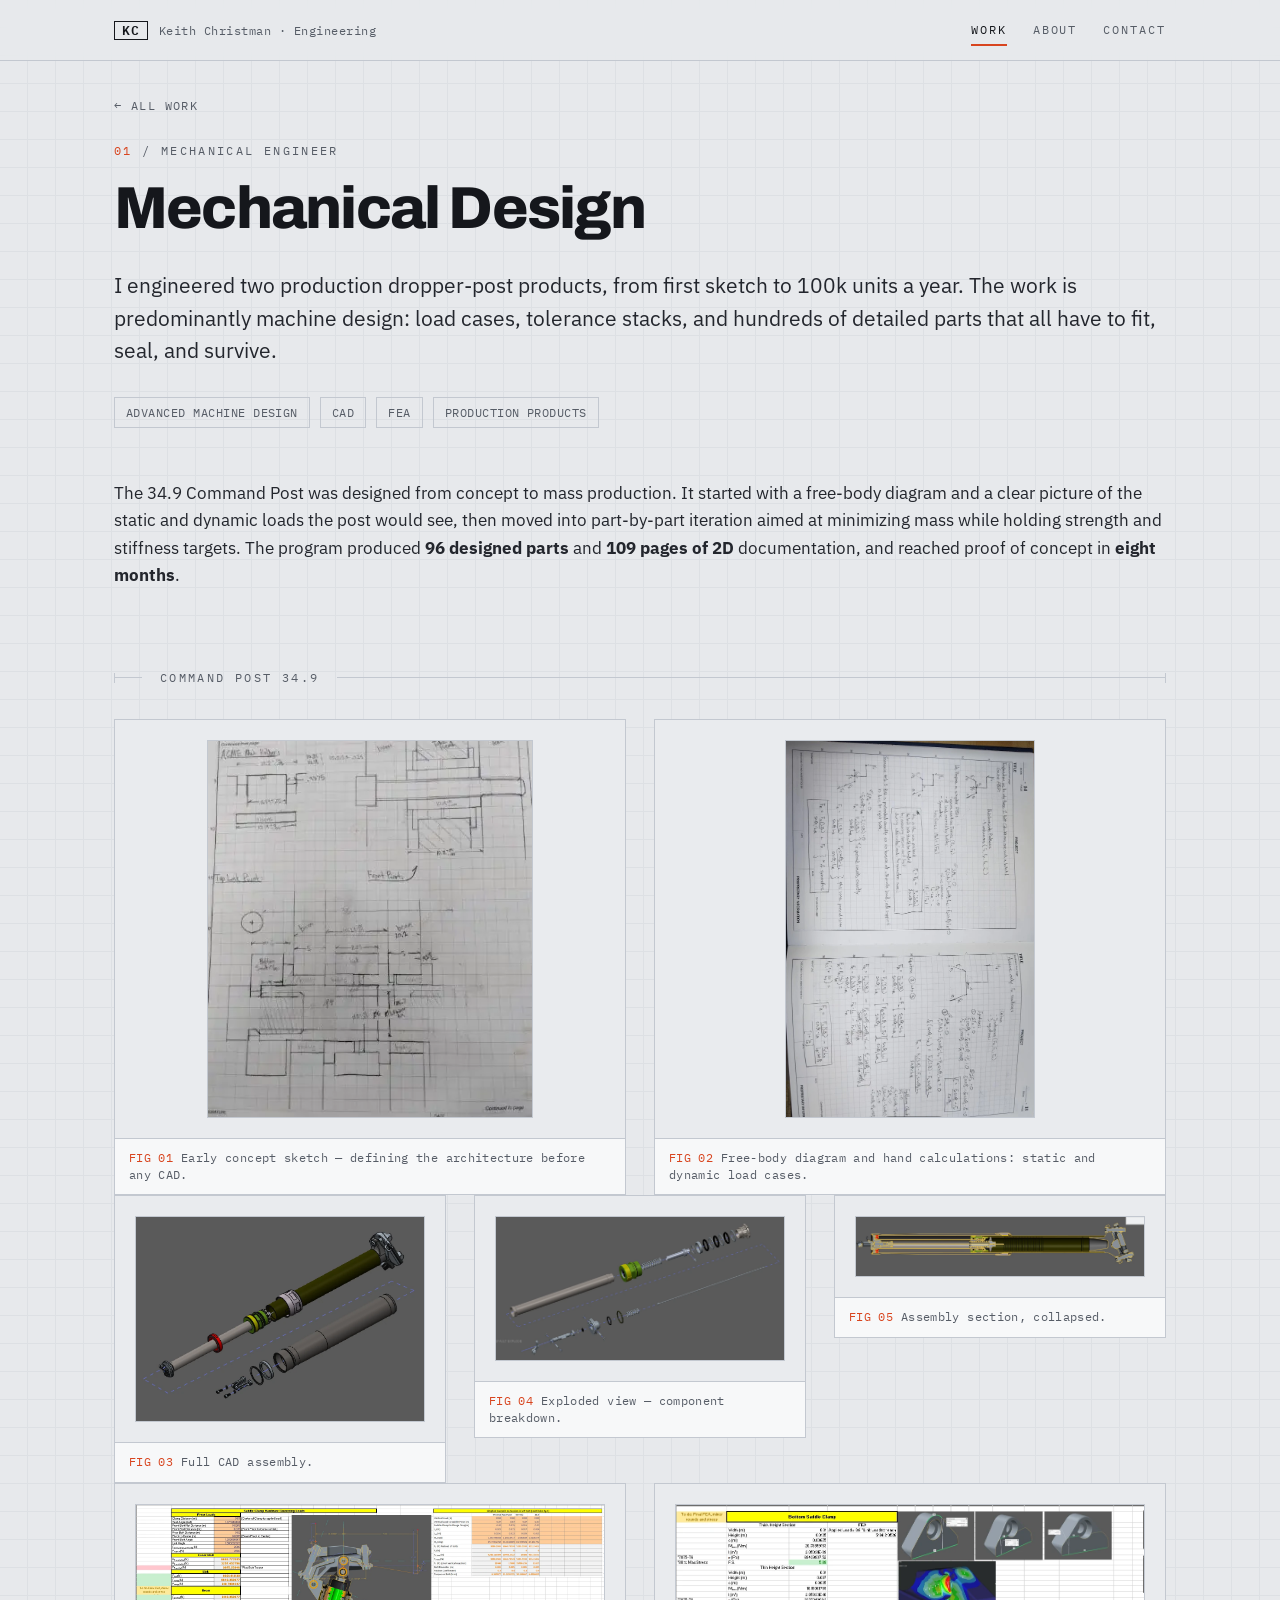
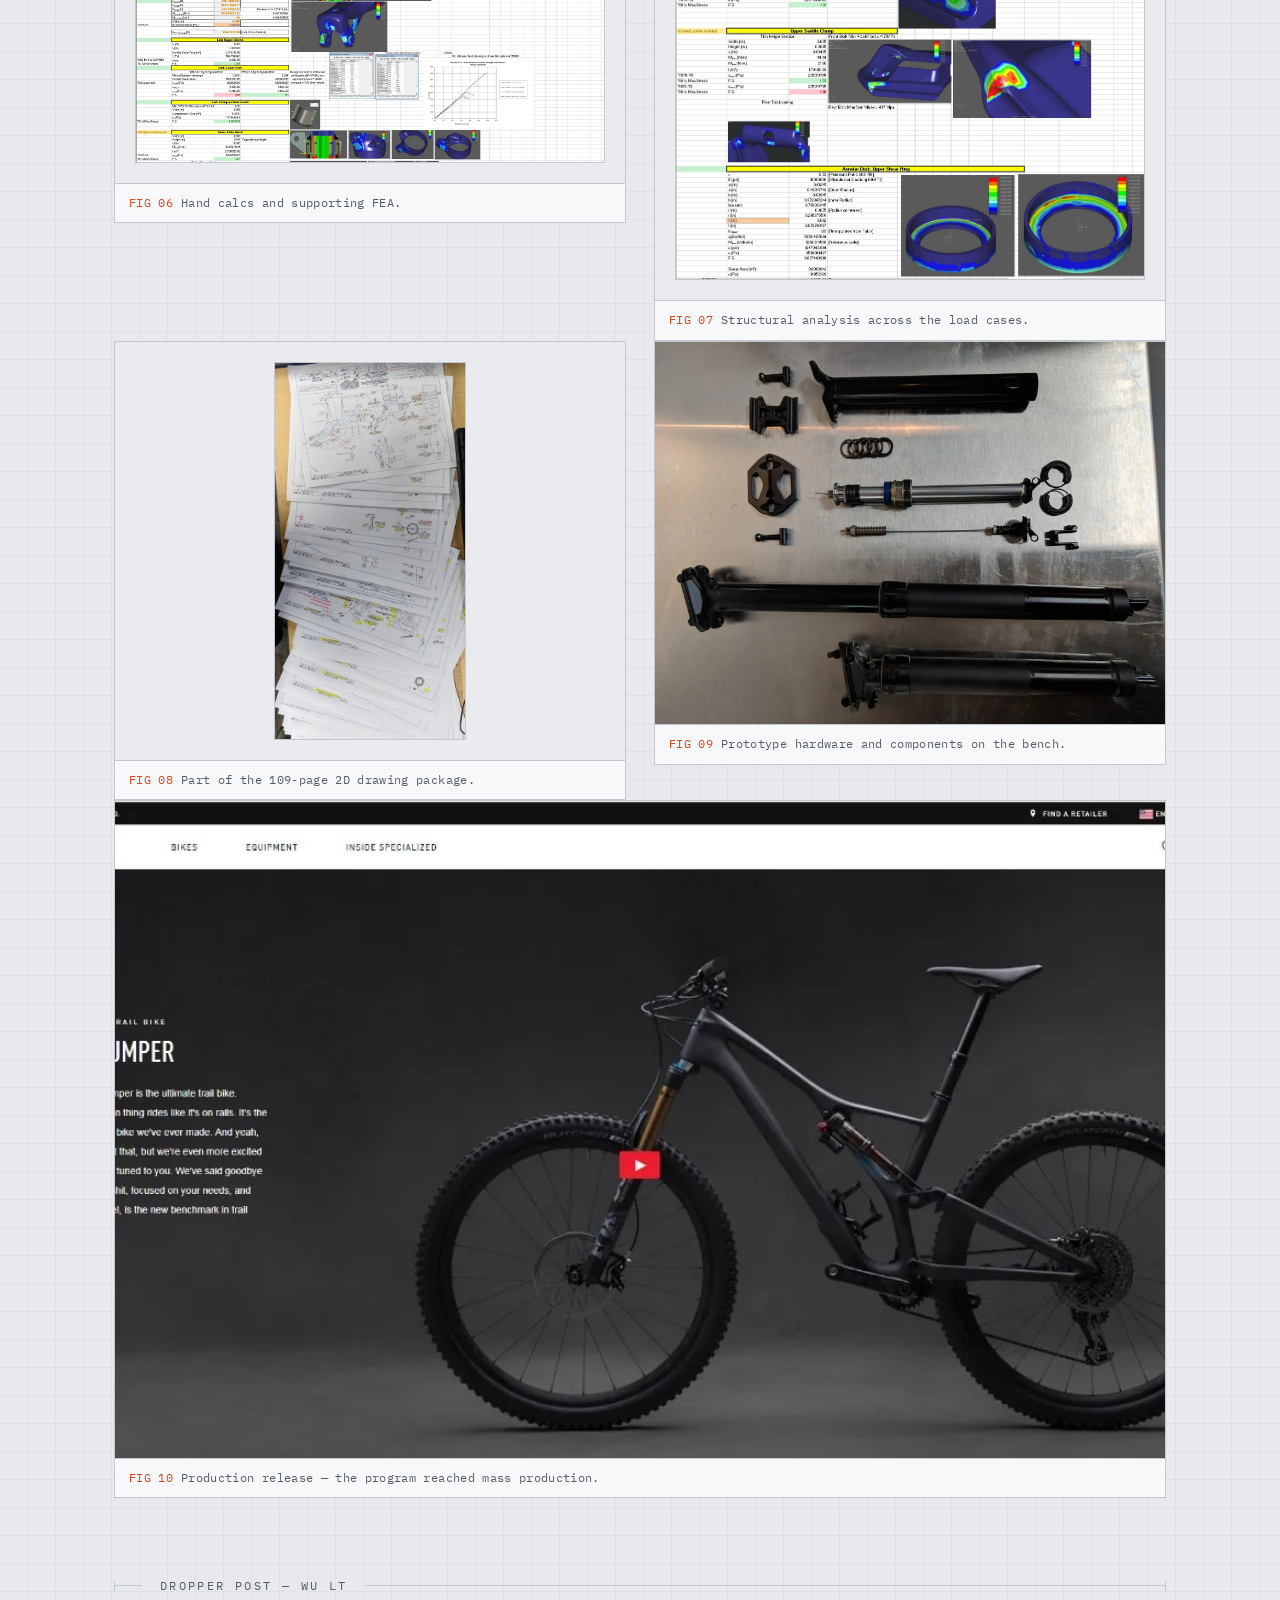
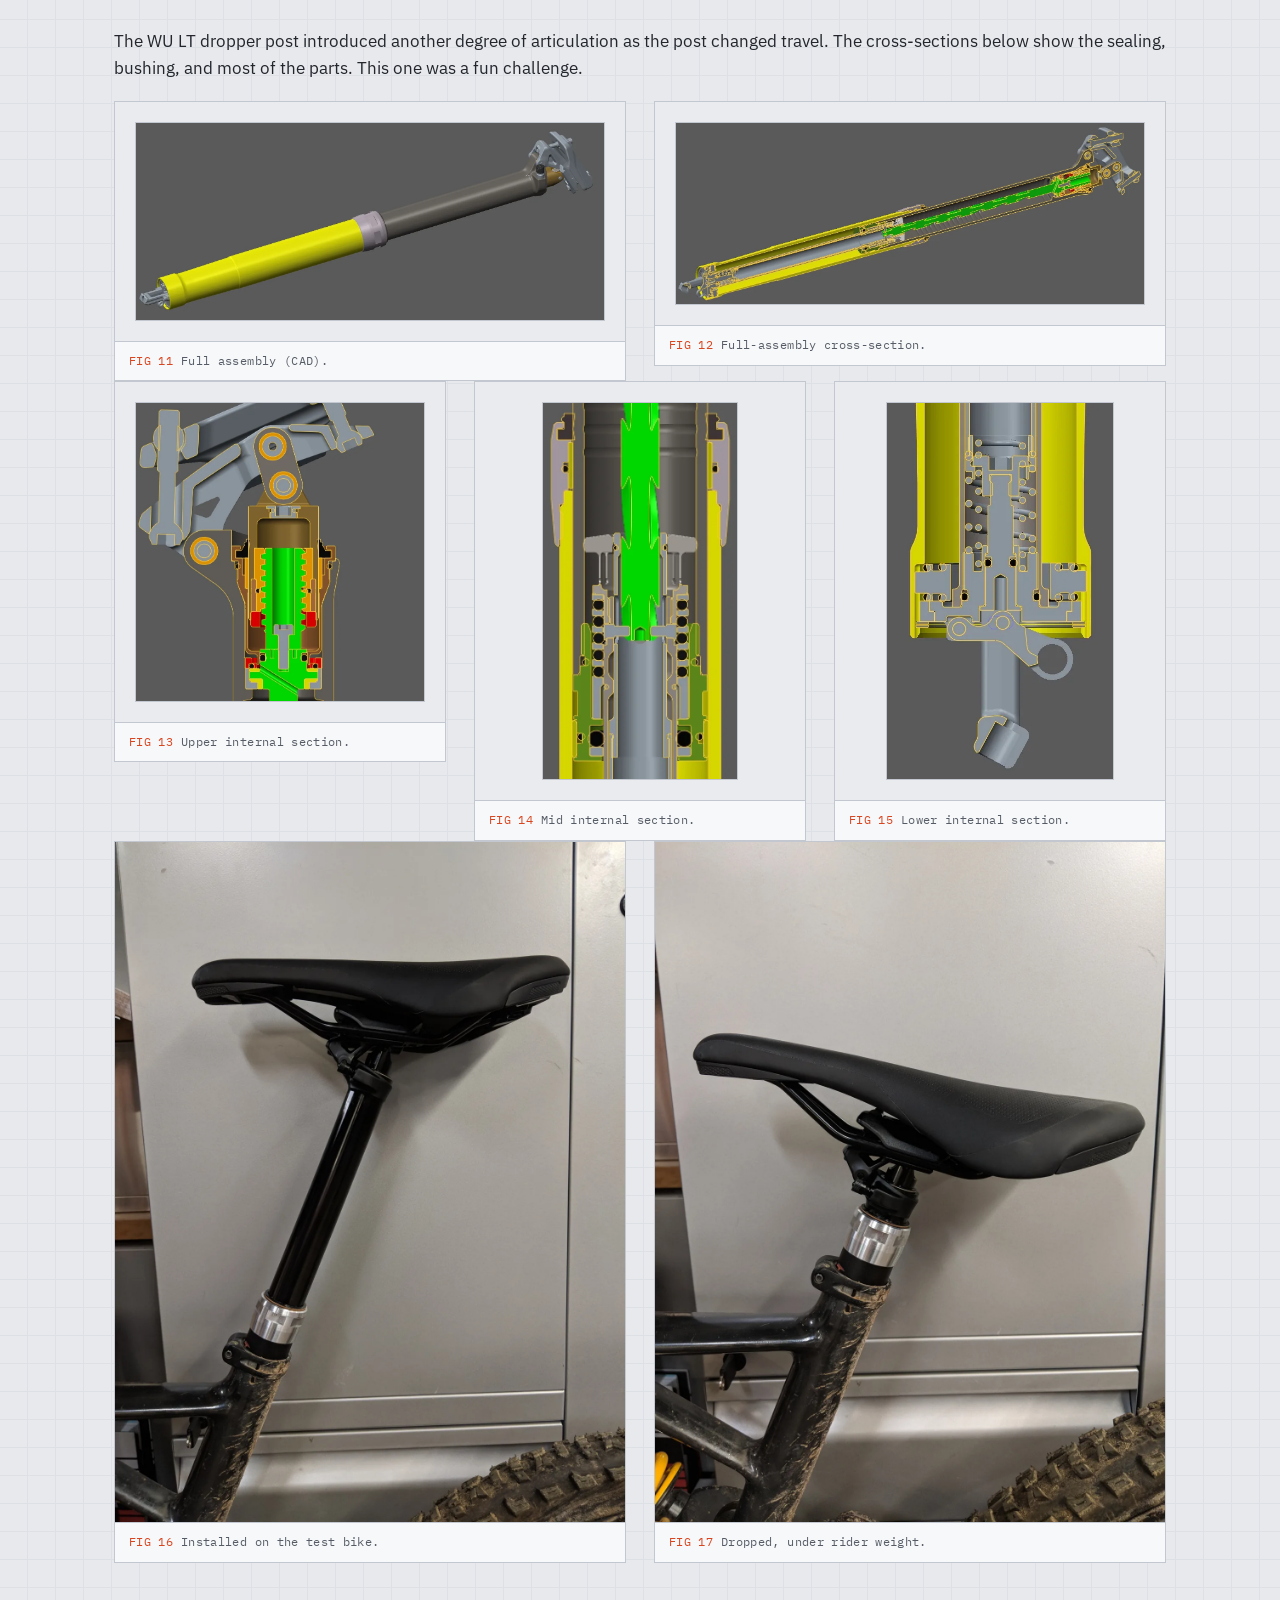
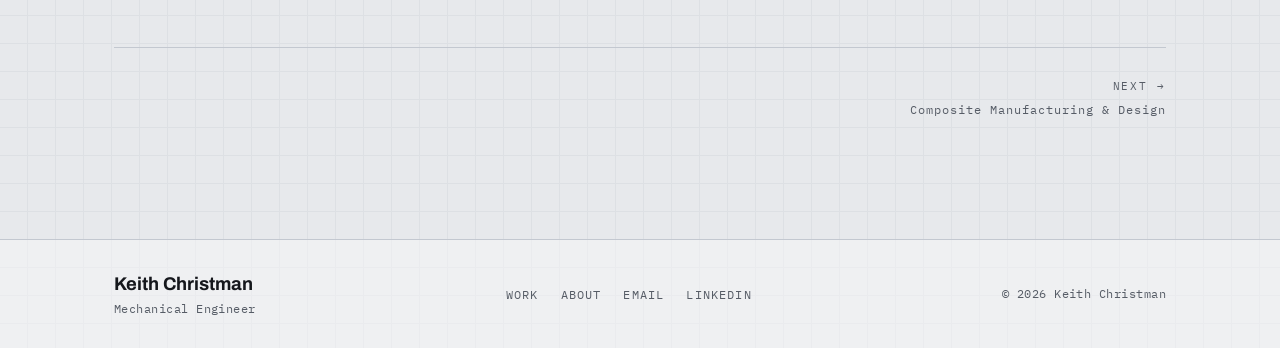
<file: projects/mechanical-design.html>
<!doctype html>
<html lang="en">
<head>
<meta charset="utf-8">
<meta name="viewport" content="width=device-width, initial-scale=1">
<script>document.documentElement.classList.add('js')</script>
<title>Mechanical Design — Keith Christman</title>
<meta name="description" content="Dropper seatposts taken from free-body diagram to mass production — every part iterated to shed grams without losing strength.">
<link rel="icon" href="../favicon.svg" type="image/svg+xml">
<meta property="og:title" content="Mechanical Design — Keith Christman">
<meta property="og:description" content="Dropper seatposts taken from free-body diagram to mass production — every part iterated to shed grams without losing strength.">
<meta property="og:type" content="website">
<link rel="preconnect" href="https://fonts.googleapis.com">
<link rel="preconnect" href="https://fonts.gstatic.com" crossorigin>
<link href="https://fonts.googleapis.com/css2?family=Archivo:wght@500;600;700;800&family=IBM+Plex+Mono:wght@400;500;600&family=IBM+Plex+Sans:wght@400;500;600&display=swap" rel="stylesheet">
<link rel="stylesheet" href="../css/style.css">
</head>
<body>
<header class="nav"><div class="wrap">
  <a class="brand" href="../index.html">
    <span class="mark">KC</span>
    <span class="who">Keith Christman · Engineering</span>
  </a>
  <nav class="nav-links">
    <a href="../index.html#work" aria-current="page">Work</a>
    <a href="../about.html">About</a>
    <a href="mailto:keithschristman@gmail.com">Contact</a>
  </nav>
</div></header>
<main>
  <div class="wrap">
    <div class="crumb"><a href="../index.html#work">← All Work</a></div>
    <section class="phead">
      <span class="tag"><span class="n">01</span> / Mechanical Engineer</span>
      <h1>Mechanical Design</h1>
      <p class="lede">I engineered two production dropper-post products, from first sketch to 100k units a year. The work is predominantly machine design: load cases, tolerance stacks, and hundreds of detailed parts that all have to fit, seal, and survive.</p>
      <div class="statrow"><span class="chip">ADVANCED MACHINE DESIGN</span><span class="chip">CAD</span><span class="chip">FEA</span><span class="chip">PRODUCTION PRODUCTS</span></div>
      
    </section>
    <div class="prose reveal"><p>The 34.9 Command Post was designed from concept to mass production. It started with a free-body diagram and a clear picture of the static and dynamic loads the post would see, then moved into part-by-part iteration aimed at minimizing mass while holding strength and stiffness targets. The program produced <strong>96 designed parts</strong> and <strong>109 pages of 2D</strong> documentation, and reached proof of concept in <strong>eight months</strong>.</p></div><div class="sub"><div class="dim ticked"><span class="lab">Command Post 34.9</span></div></div><div class="figs two"><figure class="fig reveal"><div class="imgwrap"><img src="../images/mechanical-design/sketch.webp" alt="Early concept sketch — defining the architecture before any CAD." loading="lazy" data-full="../images/mechanical-design/sketch.webp"></div><figcaption><span class="fn">FIG&nbsp;01</span>Early concept sketch — defining the architecture before any CAD.</figcaption></figure><figure class="fig reveal"><div class="imgwrap"><img src="../images/mechanical-design/notebook.webp" alt="Free-body diagram and hand calculations: static and dynamic load cases." loading="lazy" data-full="../images/mechanical-design/notebook.webp"></div><figcaption><span class="fn">FIG&nbsp;02</span>Free-body diagram and hand calculations: static and dynamic load cases.</figcaption></figure></div><div class="figs three"><figure class="fig reveal"><div class="imgwrap"><img src="../images/mechanical-design/4-1.webp" alt="Full CAD assembly." loading="lazy" data-full="../images/mechanical-design/4-1.webp"></div><figcaption><span class="fn">FIG&nbsp;03</span>Full CAD assembly.</figcaption></figure><figure class="fig reveal"><div class="imgwrap"><img src="../images/mechanical-design/4-2.webp" alt="Exploded view — component breakdown." loading="lazy" data-full="../images/mechanical-design/4-2.webp"></div><figcaption><span class="fn">FIG&nbsp;04</span>Exploded view — component breakdown.</figcaption></figure><figure class="fig reveal"><div class="imgwrap"><img src="../images/mechanical-design/4-3.webp" alt="Assembly section, collapsed." loading="lazy" data-full="../images/mechanical-design/4-3.webp"></div><figcaption><span class="fn">FIG&nbsp;05</span>Assembly section, collapsed.</figcaption></figure></div><div class="figs two"><figure class="fig reveal"><div class="imgwrap"><img src="../images/mechanical-design/2.webp" alt="Hand calcs and supporting FEA." loading="lazy" data-full="../images/mechanical-design/2.webp"></div><figcaption><span class="fn">FIG&nbsp;06</span>Hand calcs and supporting FEA.</figcaption></figure><figure class="fig reveal"><div class="imgwrap"><img src="../images/mechanical-design/3.webp" alt="Structural analysis across the load cases." loading="lazy" data-full="../images/mechanical-design/3.webp"></div><figcaption><span class="fn">FIG&nbsp;07</span>Structural analysis across the load cases.</figcaption></figure></div><div class="figs two"><figure class="fig reveal"><div class="imgwrap"><img src="../images/mechanical-design/5.webp" alt="Part of the 109-page 2D drawing package." loading="lazy" data-full="../images/mechanical-design/5.webp"></div><figcaption><span class="fn">FIG&nbsp;08</span>Part of the 109-page 2D drawing package.</figcaption></figure><figure class="fig cover reveal"><div class="imgwrap"><img src="../images/mechanical-design/img_20190416_214737.webp" alt="Prototype hardware and components on the bench." loading="lazy" data-full="../images/mechanical-design/img_20190416_214737.webp"></div><figcaption><span class="fn">FIG&nbsp;09</span>Prototype hardware and components on the bench.</figcaption></figure></div><div class="figs one"><figure class="fig cover reveal"><div class="imgwrap"><img src="../images/mechanical-design/done.webp" alt="Production release — the program reached mass production." loading="lazy" data-full="../images/mechanical-design/done.webp"></div><figcaption><span class="fn">FIG&nbsp;10</span>Production release — the program reached mass production.</figcaption></figure></div><div class="sub"><div class="dim ticked"><span class="lab">Dropper Post — WU LT</span></div></div><div class="prose reveal"><p>The WU LT dropper post introduced another degree of articulation as the post changed travel. The cross-sections below show the sealing, bushing, and most of the parts. This one was a fun challenge.</p></div><div class="figs two"><figure class="fig reveal"><div class="imgwrap"><img src="../images/mechanical-design/full-assembly.webp" alt="Full assembly (CAD)." loading="lazy" data-full="../images/mechanical-design/full-assembly.webp"></div><figcaption><span class="fn">FIG&nbsp;11</span>Full assembly (CAD).</figcaption></figure><figure class="fig reveal"><div class="imgwrap"><img src="../images/mechanical-design/full-assembly-cross-section.webp" alt="Full-assembly cross-section." loading="lazy" data-full="../images/mechanical-design/full-assembly-cross-section.webp"></div><figcaption><span class="fn">FIG&nbsp;12</span>Full-assembly cross-section.</figcaption></figure></div><div class="figs three"><figure class="fig reveal"><div class="imgwrap"><img src="../images/mechanical-design/upper-cross-section.webp" alt="Upper internal section." loading="lazy" data-full="../images/mechanical-design/upper-cross-section.webp"></div><figcaption><span class="fn">FIG&nbsp;13</span>Upper internal section.</figcaption></figure><figure class="fig reveal"><div class="imgwrap"><img src="../images/mechanical-design/mid-cross-section.webp" alt="Mid internal section." loading="lazy" data-full="../images/mechanical-design/mid-cross-section.webp"></div><figcaption><span class="fn">FIG&nbsp;14</span>Mid internal section.</figcaption></figure><figure class="fig reveal"><div class="imgwrap"><img src="../images/mechanical-design/bottom-cross-section.webp" alt="Lower internal section." loading="lazy" data-full="../images/mechanical-design/bottom-cross-section.webp"></div><figcaption><span class="fn">FIG&nbsp;15</span>Lower internal section.</figcaption></figure></div><div class="figs two"><figure class="fig cover reveal"><div class="imgwrap"><img src="../images/mechanical-design/wu-lt-on-bike.webp" alt="Installed on the test bike." loading="lazy" data-full="../images/mechanical-design/wu-lt-on-bike.webp"></div><figcaption><span class="fn">FIG&nbsp;16</span>Installed on the test bike.</figcaption></figure><figure class="fig cover reveal"><div class="imgwrap"><img src="../images/mechanical-design/wu-lt-on-bike-down.webp" alt="Dropped, under rider weight." loading="lazy" data-full="../images/mechanical-design/wu-lt-on-bike-down.webp"></div><figcaption><span class="fn">FIG&nbsp;17</span>Dropped, under rider weight.</figcaption></figure></div>
    <nav class="pnav"><span></span><a class="next" href="composites.html"><span class="d">Next →</span>Composite Manufacturing &amp; Design</a></nav>
  </div>
</main>
<footer><div class="wrap">
  <div>
    <div class="who">Keith Christman</div>
    <div class="meta">Mechanical Engineer</div>
  </div>
  <nav class="links">
    <a href="../index.html#work">Work</a>
    <a href="../about.html">About</a>
    <a href="mailto:keithschristman@gmail.com">Email</a>
    <a href="https://www.linkedin.com/in/keith-christman-300a68103">LinkedIn</a>
  </nav>
  <div class="meta">© <span id="yr"></span> Keith Christman</div>
</div></footer>
<div class="lb" id="lb" role="dialog" aria-modal="true" aria-label="Image viewer">
  <button class="x" id="lbx" aria-label="Close">CLOSE ✕</button>
  <img id="lbimg" alt="">
</div>
<script src="../js/main.js"></script>
</body></html>
</file>
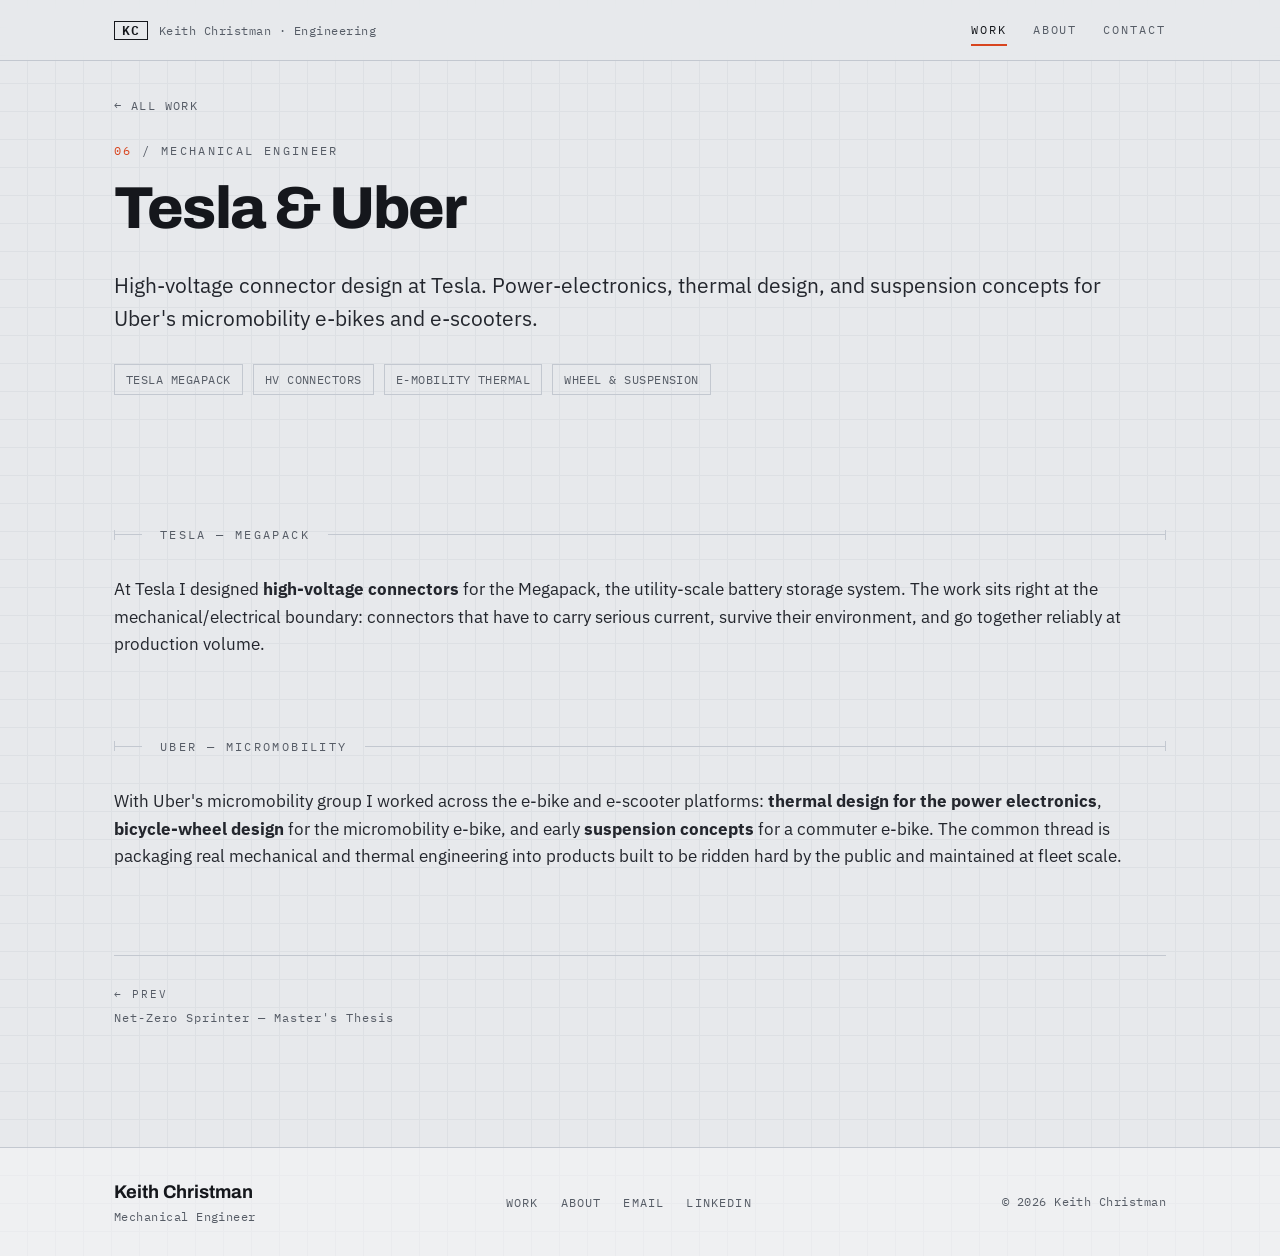
<file: projects/tesla-uber.html>
<!doctype html>
<html lang="en">
<head>
<meta charset="utf-8">
<meta name="viewport" content="width=device-width, initial-scale=1">
<script>document.documentElement.classList.add('js')</script>
<title>Tesla &amp; Uber — Keith Christman</title>
<meta name="description" content="High-voltage connector design for Tesla&#x27;s Megapack, and power-electronics thermal, wheel, and suspension work for Uber&#x27;s micromobility e-bikes and e-scooters.">
<link rel="icon" href="../favicon.svg" type="image/svg+xml">
<meta property="og:title" content="Tesla &amp; Uber — Keith Christman">
<meta property="og:description" content="High-voltage connector design for Tesla&#x27;s Megapack, and power-electronics thermal, wheel, and suspension work for Uber&#x27;s micromobility e-bikes and e-scooters.">
<meta property="og:type" content="website">
<link rel="preconnect" href="https://fonts.googleapis.com">
<link rel="preconnect" href="https://fonts.gstatic.com" crossorigin>
<link href="https://fonts.googleapis.com/css2?family=Archivo:wght@500;600;700;800&family=IBM+Plex+Mono:wght@400;500;600&family=IBM+Plex+Sans:wght@400;500;600&display=swap" rel="stylesheet">
<link rel="stylesheet" href="../css/style.css">
</head>
<body>
<header class="nav"><div class="wrap">
  <a class="brand" href="../index.html">
    <span class="mark">KC</span>
    <span class="who">Keith Christman · Engineering</span>
  </a>
  <nav class="nav-links">
    <a href="../index.html#work" aria-current="page">Work</a>
    <a href="../about.html">About</a>
    <a href="mailto:keithschristman@gmail.com">Contact</a>
  </nav>
</div></header>
<main>
  <div class="wrap">
    <div class="crumb"><a href="../index.html#work">← All Work</a></div>
    <section class="phead">
      <span class="tag"><span class="n">06</span> / Mechanical Engineer</span>
      <h1>Tesla &amp; Uber</h1>
      <p class="lede">High-voltage connector design at Tesla. Power-electronics, thermal design, and suspension concepts for Uber&#x27;s micromobility e-bikes and e-scooters.</p>
      <div class="statrow"><span class="chip">TESLA MEGAPACK</span><span class="chip">HV CONNECTORS</span><span class="chip">E-MOBILITY THERMAL</span><span class="chip">WHEEL &amp; SUSPENSION</span></div>
      
    </section>
    <div class="sub"><div class="dim ticked"><span class="lab">Tesla — Megapack</span></div></div><div class="prose reveal"><p>At Tesla I designed <strong>high-voltage connectors</strong> for the Megapack, the utility-scale battery storage system. The work sits right at the mechanical/electrical boundary: connectors that have to carry serious current, survive their environment, and go together reliably at production volume.</p></div><div class="sub"><div class="dim ticked"><span class="lab">Uber — Micromobility</span></div></div><div class="prose reveal"><p>With Uber's micromobility group I worked across the e-bike and e-scooter platforms: <strong>thermal design for the power electronics</strong>, <strong>bicycle-wheel design</strong> for the micromobility e-bike, and early <strong>suspension concepts</strong> for a commuter e-bike. The common thread is packaging real mechanical and thermal engineering into products built to be ridden hard by the public and maintained at fleet scale.</p></div>
    <nav class="pnav"><a class="prev" href="van-build.html"><span class="d">← Prev</span>Net-Zero Sprinter — Master&#x27;s Thesis</a></nav>
  </div>
</main>
<footer><div class="wrap">
  <div>
    <div class="who">Keith Christman</div>
    <div class="meta">Mechanical Engineer</div>
  </div>
  <nav class="links">
    <a href="../index.html#work">Work</a>
    <a href="../about.html">About</a>
    <a href="mailto:keithschristman@gmail.com">Email</a>
    <a href="https://www.linkedin.com/in/keith-christman-300a68103">LinkedIn</a>
  </nav>
  <div class="meta">© <span id="yr"></span> Keith Christman</div>
</div></footer>
<div class="lb" id="lb" role="dialog" aria-modal="true" aria-label="Image viewer">
  <button class="x" id="lbx" aria-label="Close">CLOSE ✕</button>
  <img id="lbimg" alt="">
</div>
<script src="../js/main.js"></script>
</body></html>
</file>
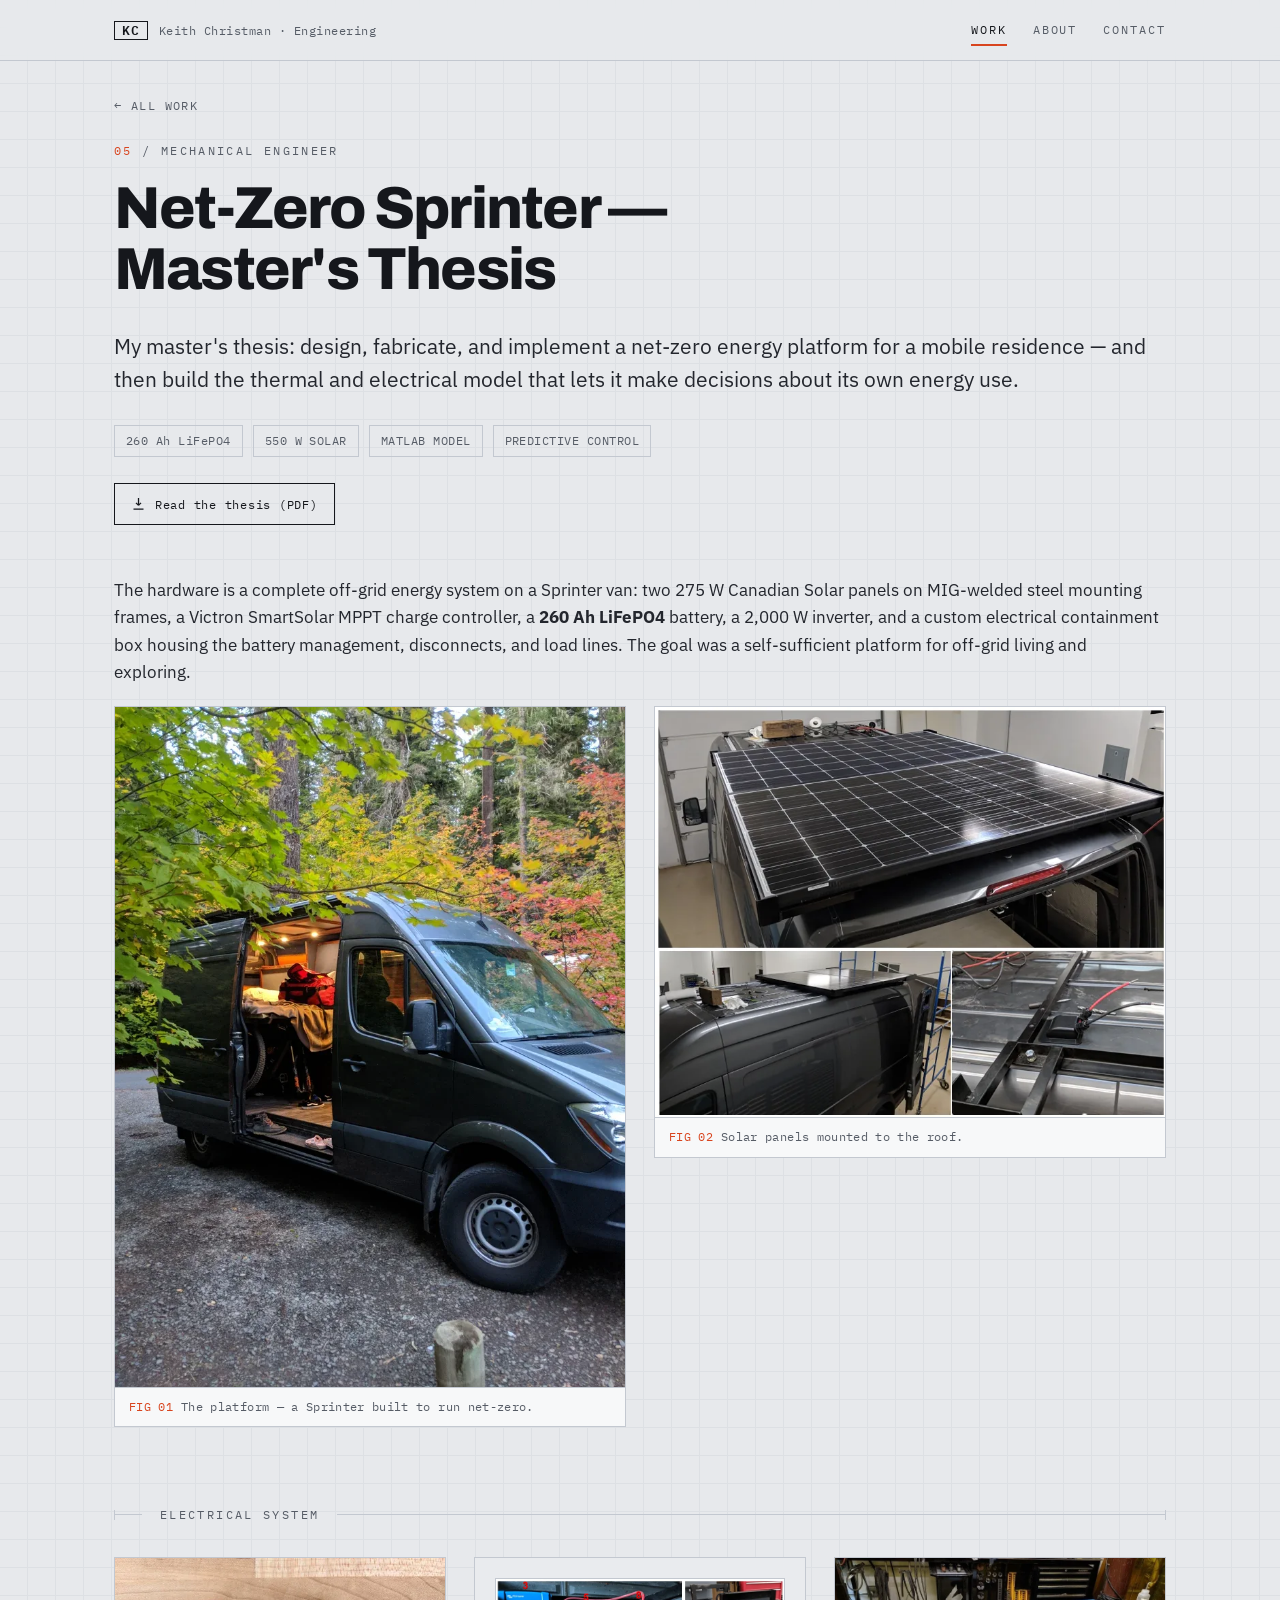
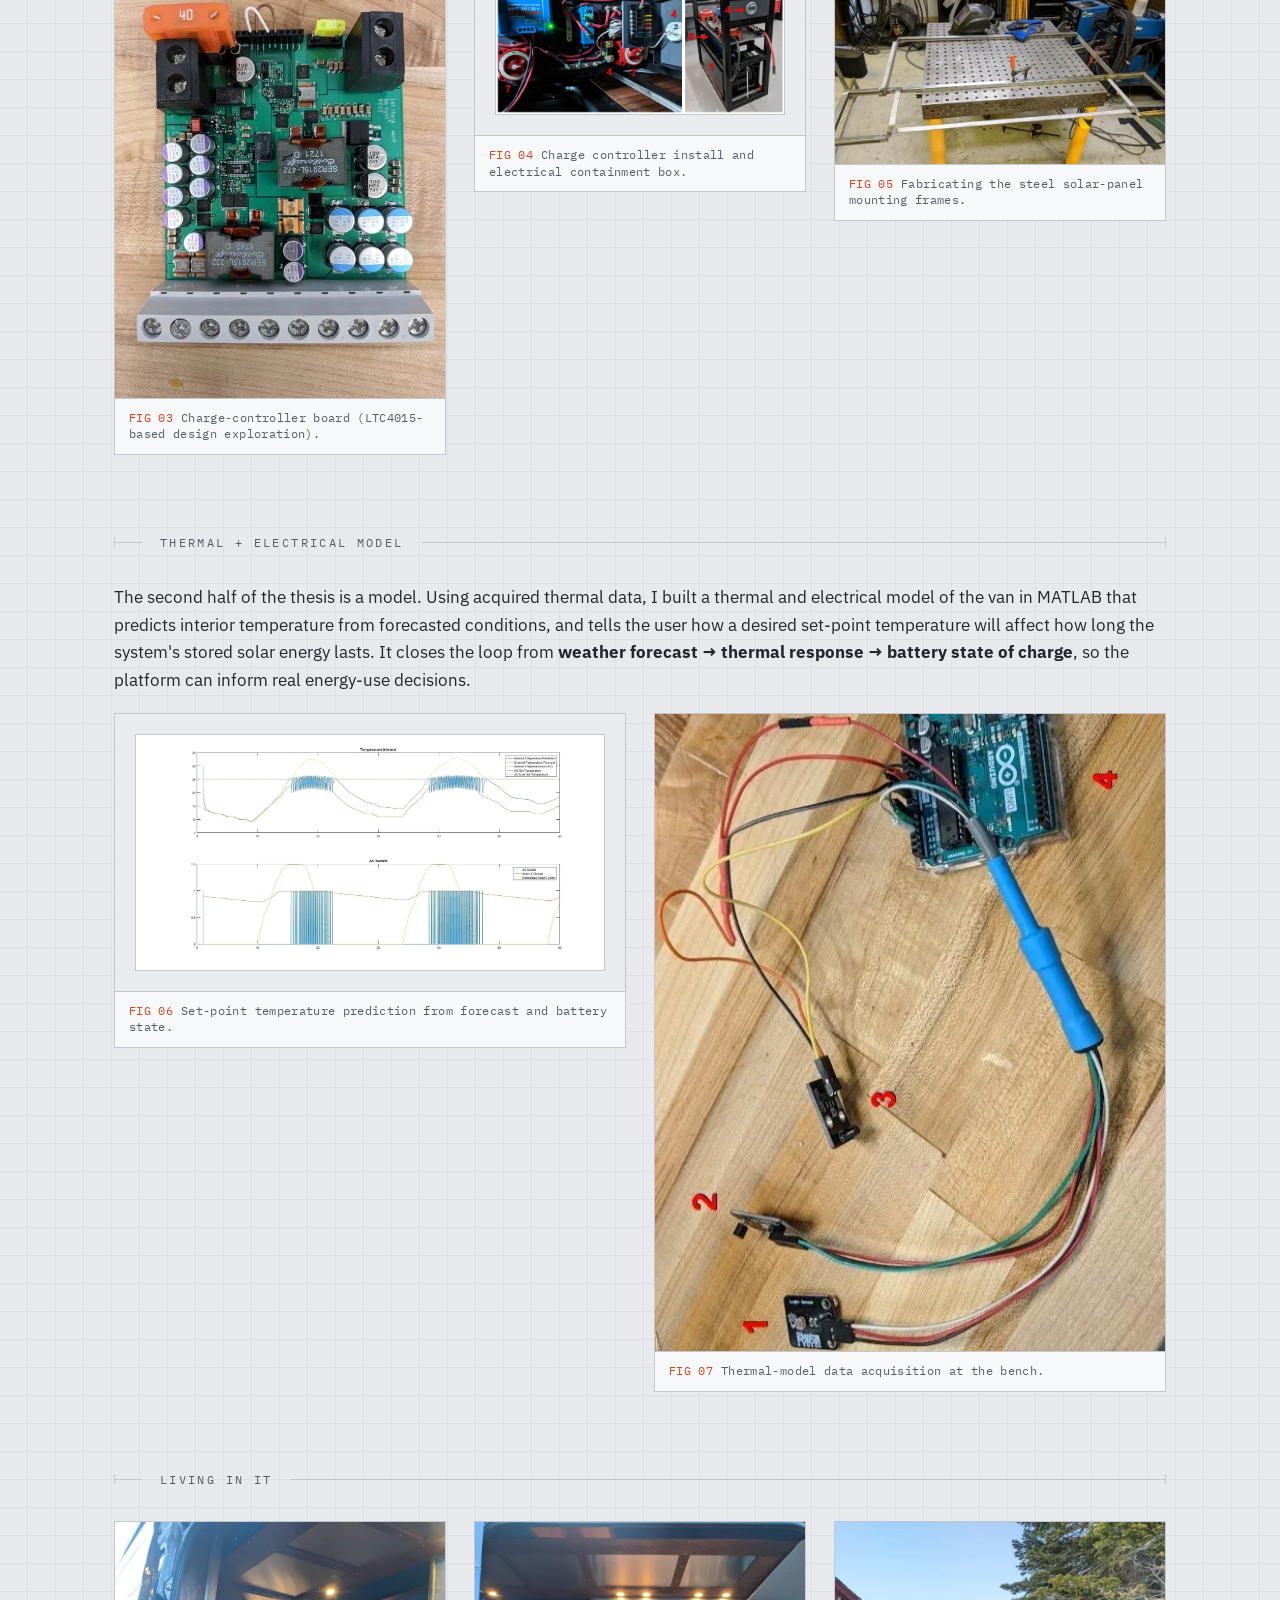
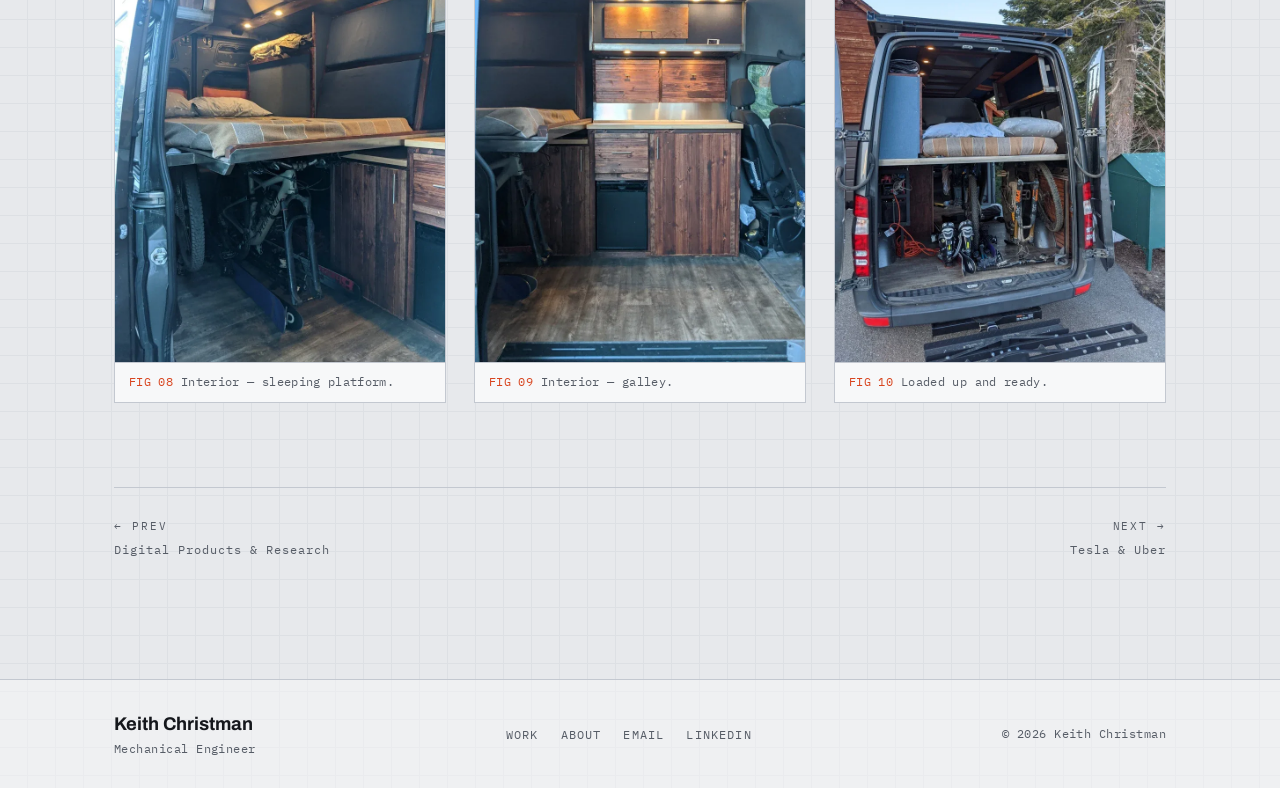
<file: projects/van-build.html>
<!doctype html>
<html lang="en">
<head>
<meta charset="utf-8">
<meta name="viewport" content="width=device-width, initial-scale=1">
<script>document.documentElement.classList.add('js')</script>
<title>Net-Zero Sprinter — Master&#x27;s Thesis — Keith Christman</title>
<meta name="description" content="A net-zero energy system designed, fabricated, and installed on a Sprinter van — then modeled so it can predict interior temperature from the weather forecast.">
<link rel="icon" href="../favicon.svg" type="image/svg+xml">
<meta property="og:title" content="Net-Zero Sprinter — Master&#x27;s Thesis — Keith Christman">
<meta property="og:description" content="A net-zero energy system designed, fabricated, and installed on a Sprinter van — then modeled so it can predict interior temperature from the weather forecast.">
<meta property="og:type" content="website">
<link rel="preconnect" href="https://fonts.googleapis.com">
<link rel="preconnect" href="https://fonts.gstatic.com" crossorigin>
<link href="https://fonts.googleapis.com/css2?family=Archivo:wght@500;600;700;800&family=IBM+Plex+Mono:wght@400;500;600&family=IBM+Plex+Sans:wght@400;500;600&display=swap" rel="stylesheet">
<link rel="stylesheet" href="../css/style.css">
</head>
<body>
<header class="nav"><div class="wrap">
  <a class="brand" href="../index.html">
    <span class="mark">KC</span>
    <span class="who">Keith Christman · Engineering</span>
  </a>
  <nav class="nav-links">
    <a href="../index.html#work" aria-current="page">Work</a>
    <a href="../about.html">About</a>
    <a href="mailto:keithschristman@gmail.com">Contact</a>
  </nav>
</div></header>
<main>
  <div class="wrap">
    <div class="crumb"><a href="../index.html#work">← All Work</a></div>
    <section class="phead">
      <span class="tag"><span class="n">05</span> / Mechanical Engineer</span>
      <h1>Net-Zero Sprinter — Master&#x27;s Thesis</h1>
      <p class="lede">My master&#x27;s thesis: design, fabricate, and implement a net-zero energy platform for a mobile residence — and then build the thermal and electrical model that lets it make decisions about its own energy use.</p>
      <div class="statrow"><span class="chip">260 Ah LiFePO4</span><span class="chip">550 W SOLAR</span><span class="chip">MATLAB MODEL</span><span class="chip">PREDICTIVE CONTROL</span></div>
      <div class="actions"><a class="dl" href="../docs/net-zero-sprinter-thesis.pdf" target="_blank" rel="noopener"><svg viewBox="0 0 24 24" fill="none" stroke="currentColor" stroke-width="2"><path d="M12 3v12m0 0l-4-4m4 4l4-4M4 21h16"/></svg>Read the thesis (PDF)</a></div>
    </section>
    <div class="prose reveal"><p>The hardware is a complete off-grid energy system on a Sprinter van: two 275&nbsp;W Canadian Solar panels on MIG-welded steel mounting frames, a Victron SmartSolar MPPT charge controller, a <strong>260&nbsp;Ah LiFePO4</strong> battery, a 2,000&nbsp;W inverter, and a custom electrical containment box housing the battery management, disconnects, and load lines. The goal was a self-sufficient platform for off-grid living and exploring.</p></div><div class="figs two"><figure class="fig cover reveal"><div class="imgwrap"><img src="../images/van-build/img_20190921_190736.webp" alt="The platform — a Sprinter built to run net-zero." loading="lazy" data-full="../images/van-build/img_20190921_190736.webp"></div><figcaption><span class="fn">FIG&nbsp;01</span>The platform — a Sprinter built to run net-zero.</figcaption></figure><figure class="fig cover reveal"><div class="imgwrap"><img src="../images/van-build/6.webp" alt="Solar panels mounted to the roof." loading="lazy" data-full="../images/van-build/6.webp"></div><figcaption><span class="fn">FIG&nbsp;02</span>Solar panels mounted to the roof.</figcaption></figure></div><div class="sub"><div class="dim ticked"><span class="lab">Electrical System</span></div></div><div class="figs three"><figure class="fig cover reveal"><div class="imgwrap"><img src="../images/van-build/1.webp" alt="Charge-controller board (LTC4015-based design exploration)." loading="lazy" data-full="../images/van-build/1.webp"></div><figcaption><span class="fn">FIG&nbsp;03</span>Charge-controller board (LTC4015-based design exploration).</figcaption></figure><figure class="fig reveal"><div class="imgwrap"><img src="../images/van-build/3.webp" alt="Charge controller install and electrical containment box." loading="lazy" data-full="../images/van-build/3.webp"></div><figcaption><span class="fn">FIG&nbsp;04</span>Charge controller install and electrical containment box.</figcaption></figure><figure class="fig cover reveal"><div class="imgwrap"><img src="../images/van-build/4.webp" alt="Fabricating the steel solar-panel mounting frames." loading="lazy" data-full="../images/van-build/4.webp"></div><figcaption><span class="fn">FIG&nbsp;05</span>Fabricating the steel solar-panel mounting frames.</figcaption></figure></div><div class="sub"><div class="dim ticked"><span class="lab">Thermal + Electrical Model</span></div></div><div class="prose reveal"><p>The second half of the thesis is a model. Using acquired thermal data, I built a thermal and electrical model of the van in MATLAB that predicts interior temperature from forecasted conditions, and tells the user how a desired set-point temperature will affect how long the system's stored solar energy lasts. It closes the loop from <strong>weather forecast → thermal response → battery state of charge</strong>, so the platform can inform real energy-use decisions.</p></div><div class="figs two"><figure class="fig reveal"><div class="imgwrap"><img src="../images/van-build/matlab2.webp" alt="Set-point temperature prediction from forecast and battery state." loading="lazy" data-full="../images/van-build/matlab2.webp"></div><figcaption><span class="fn">FIG&nbsp;06</span>Set-point temperature prediction from forecast and battery state.</figcaption></figure><figure class="fig cover reveal"><div class="imgwrap"><img src="../images/van-build/thermal.webp" alt="Thermal-model data acquisition at the bench." loading="lazy" data-full="../images/van-build/thermal.webp"></div><figcaption><span class="fn">FIG&nbsp;07</span>Thermal-model data acquisition at the bench.</figcaption></figure></div><div class="sub"><div class="dim ticked"><span class="lab">Living In It</span></div></div><div class="figs three"><figure class="fig cover reveal"><div class="imgwrap"><img src="../images/van-build/img_20200412_185658.webp" alt="Interior — sleeping platform." loading="lazy" data-full="../images/van-build/img_20200412_185658.webp"></div><figcaption><span class="fn">FIG&nbsp;08</span>Interior — sleeping platform.</figcaption></figure><figure class="fig cover reveal"><div class="imgwrap"><img src="../images/van-build/img_20200412_185750.webp" alt="Interior — galley." loading="lazy" data-full="../images/van-build/img_20200412_185750.webp"></div><figcaption><span class="fn">FIG&nbsp;09</span>Interior — galley.</figcaption></figure><figure class="fig cover reveal"><div class="imgwrap"><img src="../images/van-build/img_20200412_185459.webp" alt="Loaded up and ready." loading="lazy" data-full="../images/van-build/img_20200412_185459.webp"></div><figcaption><span class="fn">FIG&nbsp;10</span>Loaded up and ready.</figcaption></figure></div>
    <nav class="pnav"><a class="prev" href="digital-products.html"><span class="d">← Prev</span>Digital Products &amp; Research</a><a class="next" href="tesla-uber.html"><span class="d">Next →</span>Tesla &amp; Uber</a></nav>
  </div>
</main>
<footer><div class="wrap">
  <div>
    <div class="who">Keith Christman</div>
    <div class="meta">Mechanical Engineer</div>
  </div>
  <nav class="links">
    <a href="../index.html#work">Work</a>
    <a href="../about.html">About</a>
    <a href="mailto:keithschristman@gmail.com">Email</a>
    <a href="https://www.linkedin.com/in/keith-christman-300a68103">LinkedIn</a>
  </nav>
  <div class="meta">© <span id="yr"></span> Keith Christman</div>
</div></footer>
<div class="lb" id="lb" role="dialog" aria-modal="true" aria-label="Image viewer">
  <button class="x" id="lbx" aria-label="Close">CLOSE ✕</button>
  <img id="lbimg" alt="">
</div>
<script src="../js/main.js"></script>
</body></html>
</file>
<file: css/style.css>
/* =========================================================================
   Keith Christman — Engineering Portfolio
   Visual language: technical drafting. Drafting-grid ground, hairline frames,
   dimension-line dividers, monospace data callouts, a single anodized accent.
   ========================================================================= */

:root{
  --bg:        #e7e9ec;   /* cool drafting-paper gray            */
  --surface:   #f7f8f9;   /* near-white sheet                    */
  --ink:       #15171c;   /* drafting ink (near-black)           */
  --graphite:  #565c66;   /* secondary text / dimension lines    */
  --line:      #c3c8d0;   /* hairlines                           */
  --line-soft: #dde0e4;   /* faint grid lines                    */
  --accent:    #d8451f;   /* anodized safety orange              */
  --accent-dk: #b5350f;

  --maxw: 1180px;
  --gut: clamp(20px, 5vw, 64px);

  --f-disp: "Archivo", system-ui, sans-serif;
  --f-body: "IBM Plex Sans", system-ui, sans-serif;
  --f-mono: "IBM Plex Mono", ui-monospace, monospace;

  --ease: cubic-bezier(.22,.61,.36,1);
}

*{ box-sizing:border-box; }
html{ -webkit-text-size-adjust:100%; scroll-behavior:smooth; }
@media (prefers-reduced-motion: reduce){ html{ scroll-behavior:auto; } }

body{
  margin:0;
  font-family:var(--f-body);
  color:var(--ink);
  background-color:var(--bg);
  /* faint engineering grid */
  background-image:
    linear-gradient(var(--line-soft) 1px, transparent 1px),
    linear-gradient(90deg, var(--line-soft) 1px, transparent 1px);
  background-size: 28px 28px, 28px 28px;
  background-position:-1px -1px;
  font-size:17px;
  line-height:1.62;
  -webkit-font-smoothing:antialiased;
  text-rendering:optimizeLegibility;
}

img{ max-width:100%; display:block; }
a{ color:inherit; }

/* ---- type ---------------------------------------------------------------- */
h1,h2,h3{ font-family:var(--f-disp); font-weight:700; line-height:1.04;
  letter-spacing:-.02em; margin:0; }
p{ margin:0 0 1.1em; }
.lede{ font-size:clamp(1.12rem,1.7vw,1.32rem); line-height:1.55; color:#23262d;
  max-width:none; }

.mono{ font-family:var(--f-mono); }
.eyebrow{
  font-family:var(--f-mono); font-size:.72rem; font-weight:500;
  letter-spacing:.22em; text-transform:uppercase; color:var(--graphite);
}
.accent{ color:var(--accent); }

/* ---- layout -------------------------------------------------------------- */
.wrap{ max-width:var(--maxw); margin-inline:auto; padding-inline:var(--gut); }
section{ position:relative; }

/* dimension-line divider: hairline with vertical end ticks + centered label */
.dim{
  display:flex; align-items:center; gap:18px;
  margin:0; padding-block:6px; color:var(--graphite);
}
.dim::before, .dim::after{
  content:""; flex:1; height:10px;
  background-image:
    linear-gradient(var(--line),var(--line)),   /* horizontal rule */
    linear-gradient(var(--line),var(--line));    /* end tick        */
  background-size:100% 1px, 1px 10px;
  background-repeat:no-repeat;
}
.dim::before{ background-position:center, left center; }
.dim::after{  background-position:center, right center; }
.dim .lab{
  font-family:var(--f-mono); font-size:.72rem; letter-spacing:.2em;
  text-transform:uppercase; white-space:nowrap; color:var(--graphite);
}
.dim .lab .n{ color:var(--accent); }
/* left-weighted sub-dividers: short tick line, label, long line */
.sub .dim::before{ flex:0 0 28px; }

/* ---- top nav ------------------------------------------------------------- */
.nav{
  position:sticky; top:0; z-index:50;
  background:rgba(231,233,236,.82);
  backdrop-filter:saturate(140%) blur(8px);
  border-bottom:1px solid var(--line);
}
.nav .wrap{ display:flex; align-items:center; justify-content:space-between;
  height:60px; }
.brand{ display:flex; align-items:baseline; gap:11px; text-decoration:none; }
.brand .mark{
  font-family:var(--f-mono); font-weight:600; letter-spacing:.06em;
  border:1.5px solid var(--ink); padding:2px 7px; font-size:.82rem;
  line-height:1; color:var(--ink);
}
.brand .who{ font-family:var(--f-mono); font-size:.78rem; letter-spacing:.04em;
  color:var(--graphite); }
.nav-links{ display:flex; gap:26px; }
.nav-links a{
  font-family:var(--f-mono); font-size:.76rem; letter-spacing:.16em;
  text-transform:uppercase; text-decoration:none; color:var(--graphite);
  padding-block:4px; position:relative;
}
.nav-links a:hover, .nav-links a[aria-current="page"]{ color:var(--ink); }
.nav-links a[aria-current="page"]::after{
  content:""; position:absolute; left:0; right:0; bottom:-2px; height:2px;
  background:var(--accent);
}
@media (max-width:560px){
  .brand .who{ display:none; }
  .nav-links{ gap:18px; }
}

/* ---- hero / title block -------------------------------------------------- */
.hero{ padding-top:clamp(48px,9vw,104px); padding-bottom:clamp(36px,6vw,72px); }
.hero .eyebrow{ display:block; margin-bottom:20px; }
.hero h1{
  font-size:clamp(2.7rem,8.4vw,6rem); font-weight:800; letter-spacing:-.035em;
  margin-bottom:.32em;
}
.hero h1 .l2{ display:block; }
.hero .thesis{ max-width:54ch; font-size:clamp(1.1rem,1.8vw,1.4rem);
  line-height:1.5; color:#23262d; }

/* title block — drawing-style data strip */
.titleblock{
  margin-top:clamp(34px,5vw,54px);
  border:1px solid var(--line); background:var(--surface);
  display:grid; grid-template-columns:repeat(4,1fr);
}
.titleblock .cell{
  padding:16px 18px; border-right:1px solid var(--line);
}
.titleblock .cell:last-child{ border-right:0; }
.titleblock .k{ font-family:var(--f-mono); font-size:.66rem; letter-spacing:.18em;
  text-transform:uppercase; color:var(--graphite); margin-bottom:7px; }
.titleblock .v{ font-family:var(--f-disp); font-weight:600; font-size:1.02rem;
  line-height:1.2; }
@media (max-width:720px){
  .titleblock{ grid-template-columns:repeat(2,1fr); }
  .titleblock .cell:nth-child(2){ border-right:0; }
  .titleblock .cell:nth-child(1),.titleblock .cell:nth-child(2){
    border-bottom:1px solid var(--line); }
}

/* ---- project index grid -------------------------------------------------- */
.work{ padding-block:clamp(40px,6vw,72px); }
.work .dim{ margin-bottom:34px; }
.grid{
  display:grid; grid-template-columns:repeat(2,1fr);
  gap:clamp(18px,2.4vw,30px);
}
@media (max-width:760px){ .grid{ grid-template-columns:1fr; } }

.card{
  --c:var(--line);
  display:flex; flex-direction:column;
  background:var(--surface); border:1px solid var(--c);
  text-decoration:none; color:inherit; position:relative;
  transition:border-color .3s var(--ease), transform .3s var(--ease);
}
.card:hover{ border-color:var(--ink); transform:translateY(-3px); }
.card .shot{ aspect-ratio:16/10; overflow:hidden; background:#dfe2e6;
  border-bottom:1px solid var(--c); }
.card .shot img{ width:100%; height:100%; object-fit:cover;
  transition:transform .55s var(--ease); }
.card:hover .shot img{ transform:scale(1.035); }
.card .body{ padding:18px 20px 22px; display:flex; flex-direction:column;
  flex:1; gap:10px; }
.card .tag{ font-family:var(--f-mono); font-size:.7rem; letter-spacing:.16em;
  text-transform:uppercase; color:var(--graphite); }
.card .tag .n{ color:var(--accent); }
.card h3{ font-size:1.5rem; letter-spacing:-.02em; }
.card .desc{ font-size:.96rem; color:#2c2f37; margin:0; }
.card .stats{ margin-top:auto; padding-top:12px; display:flex; flex-wrap:wrap;
  gap:7px; }
.chip{
  font-family:var(--f-mono); font-size:.68rem; letter-spacing:.04em;
  color:var(--graphite); border:1px solid var(--line); padding:3px 8px;
  white-space:nowrap;
}
.card:hover .chip{ border-color:#aeb4bd; }
/* corner crop ticks on hover */
.card::before,.card::after{
  content:""; position:absolute; width:9px; height:9px; pointer-events:none;
  opacity:0; transition:opacity .3s var(--ease);
}
.card::before{ top:-1px; left:-1px; border-top:2px solid var(--accent);
  border-left:2px solid var(--accent); }
.card::after{ bottom:-1px; right:-1px; border-bottom:2px solid var(--accent);
  border-right:2px solid var(--accent); }
.card:hover::before,.card:hover::after{ opacity:1; }

/* ---- project page -------------------------------------------------------- */
.crumb{ padding-top:30px; }
.crumb a{ font-family:var(--f-mono); font-size:.74rem; letter-spacing:.12em;
  text-transform:uppercase; color:var(--graphite); text-decoration:none; }
.crumb a:hover{ color:var(--accent); }

.phead{ padding-top:22px; padding-bottom:clamp(30px,5vw,52px); }
.phead .tag{ font-family:var(--f-mono); font-size:.74rem; letter-spacing:.2em;
  text-transform:uppercase; color:var(--graphite); display:block;
  margin-bottom:18px; }
.phead .tag .n{ color:var(--accent); }
.phead h1{ font-size:clamp(2.2rem,5.4vw,3.7rem); font-weight:800;
  letter-spacing:-.03em; margin-bottom:.5em; max-width:18ch; }
.phead .lede{ margin-bottom:1.4em; }

.statrow{ display:flex; flex-wrap:wrap; gap:10px; margin-top:6px; }
.statrow .chip{ font-size:.74rem; padding:5px 11px; }

.dl{ display:inline-flex; align-items:center; gap:9px; margin-top:26px;
  font-family:var(--f-mono); font-size:.78rem; letter-spacing:.06em;
  text-decoration:none; color:var(--ink);
  border:1.5px solid var(--ink); padding:10px 16px; background:transparent;
  transition:background .25s var(--ease), color .25s var(--ease); }
.dl:hover{ background:var(--ink); color:var(--surface); }
.dl svg{ width:15px; height:15px; }
.actions{ display:flex; flex-wrap:wrap; gap:12px; margin-top:26px; }
.actions .dl{ margin-top:0; }

/* collapsible block (executive summary) — compact button like .dl */
details.exsum{ margin:2px 0 14px; }
details.exsum summary{ list-style:none; cursor:pointer; width:max-content; max-width:100%;
  display:inline-flex; align-items:center; gap:9px;
  padding:12px 22px; border:1px solid var(--ink); background:var(--surface);
  font-family:var(--f-mono); font-size:.76rem; letter-spacing:.13em; text-transform:uppercase;
  color:var(--ink); transition:background .2s var(--ease), color .2s var(--ease); }
details.exsum summary::-webkit-details-marker{ display:none; }
details.exsum summary:hover{ background:var(--ink); color:var(--surface); }
details.exsum summary svg{ width:15px; height:15px; flex:none; }
details.exsum summary .lbl{ flex:1; }
details.exsum summary .chev{ width:8px; height:8px; flex:none;
  border-right:1.5px solid currentColor; border-bottom:1.5px solid currentColor;
  transform:rotate(45deg); transition:transform .25s var(--ease); }
details.exsum[open] summary{ margin-bottom:20px; }
details.exsum[open] summary .chev{ transform:rotate(-135deg); }
details.exsum .prose{ padding:0; }

/* video + youtube share the framed-plate look but go edge-to-edge on black */
figure.fig.media .imgwrap,
figure.fig.embed .imgwrap{ padding:0; background:#0c0d10; }
figure.fig.media video{ display:block; width:auto; max-width:100%; height:auto;
  max-height:72vh; margin:0 auto; background:#0c0d10; border:0; }
figure.fig.embed .frame{ position:relative; width:100%; aspect-ratio:16/9; }
figure.fig.embed iframe{ position:absolute; inset:0; width:100%; height:100%; border:0; }

/* image-less project card: a quiet graphite plate with a mono label */
.card .shot.ph{ display:flex; align-items:center; justify-content:center;
  background:linear-gradient(135deg,#2a2e35,#15171c); position:relative; }
.card .shot.ph .lab{ font-family:var(--f-mono); font-size:.82rem; letter-spacing:.24em;
  text-transform:uppercase; color:#cfd3da; text-align:center; }
.card .shot.ph::after{ content:""; position:absolute; inset:14px;
  border:1px solid rgba(255,255,255,.14); }

/* prose blocks within project pages */
.prose{ max-width:none; }
.prose p{ color:#23262d; }
.prose h2{ font-size:clamp(1.5rem,2.6vw,2rem); margin:1.6em 0 .5em; }

/* sub-section header (dimension divider, left-weighted) */
.sub{ margin:clamp(40px,6vw,72px) 0 26px; }
.sub .dim .lab{ font-size:.74rem; }

/* figures */
.figs{ display:grid; gap:clamp(16px,2.2vw,28px); align-items:start; }
.figs.two{ grid-template-columns:repeat(2,1fr); }
.figs.three{ grid-template-columns:repeat(3,1fr); }
@media (max-width:820px){ .figs.two,.figs.three{ grid-template-columns:1fr; } }

figure.fig{ margin:0; background:var(--surface); border:1px solid var(--line);
  overflow:hidden; display:flex; flex-direction:column; }
/* default: a matted plate — image floats on a mat inside a hairline, so even
   white-background CAD/line art reads as a framed sheet rather than a void.
   Image sizes to its own content; no forced cell height, so no ragged gaps. */
figure.fig .imgwrap{ background:#e9ebee; cursor:zoom-in;
  padding:clamp(12px,1.8vw,20px); display:flex; align-items:center;
  justify-content:center; }
figure.fig img{ width:auto; max-width:100%; height:auto;
  max-height:clamp(280px,42vh,460px); object-fit:contain;
  background:#fff; border:1px solid var(--line); }
/* cover figures: edge-to-edge photographic crop, uniform ratio */
figure.fig.cover .imgwrap{ aspect-ratio:16/10; padding:0; }
figure.fig.cover.tile .imgwrap{ aspect-ratio:1/1; }
figure.fig.cover img{ width:100%; height:100%; max-height:none;
  object-fit:cover; background:none; border:0; }
figure.fig figcaption{
  font-family:var(--f-mono); font-size:.72rem; letter-spacing:.03em;
  color:var(--graphite); padding:11px 14px; border-top:1px solid var(--line);
  line-height:1.45; background:var(--surface); }
figure.fig figcaption .fn{ color:var(--accent); margin-right:8px; }

.pnav{ display:flex; justify-content:space-between; gap:16px;
  border-top:1px solid var(--line); margin-top:clamp(48px,7vw,84px);
  padding-block:30px; }
.pnav a{ font-family:var(--f-mono); font-size:.78rem; letter-spacing:.08em;
  text-decoration:none; color:var(--graphite); max-width:48%; }
.pnav a:hover{ color:var(--accent); }
.pnav .d{ font-size:.66rem; letter-spacing:.18em; text-transform:uppercase;
  display:block; margin-bottom:4px; }
.pnav a.next{ text-align:right; margin-left:auto; }

/* ---- about --------------------------------------------------------------- */
.abt-grid{ display:grid; grid-template-columns:1.4fr 1fr;
  gap:clamp(28px,5vw,64px); align-items:start; }
@media (max-width:820px){ .abt-grid{ grid-template-columns:1fr; } }
.caps{ border:1px solid var(--line); background:var(--surface); }
.caps .h{ font-family:var(--f-mono); font-size:.68rem; letter-spacing:.18em;
  text-transform:uppercase; color:var(--graphite); padding:14px 16px;
  border-bottom:1px solid var(--line); }
.caps ul{ margin:0; padding:6px 0; list-style:none; }
.caps li{ font-family:var(--f-mono); font-size:.82rem; color:#23262d;
  padding:7px 16px; display:flex; gap:12px; }
.caps li .b{ color:var(--accent); }

/* ---- footer -------------------------------------------------------------- */
footer{ border-top:1px solid var(--line); margin-top:clamp(50px,8vw,90px);
  background:rgba(247,248,249,.5); }
footer .wrap{ display:flex; flex-wrap:wrap; gap:18px 40px;
  justify-content:space-between; align-items:center; padding-block:30px; }
footer .who{ font-family:var(--f-disp); font-weight:700; font-size:1.15rem; }
footer .meta{ font-family:var(--f-mono); font-size:.72rem; letter-spacing:.04em;
  color:var(--graphite); }
footer a{ color:var(--graphite); text-decoration:none; }
footer a:hover{ color:var(--accent); }
footer .links{ display:flex; gap:22px; font-family:var(--f-mono);
  font-size:.74rem; letter-spacing:.1em; text-transform:uppercase; }

/* ---- entrance ------------------------------------------------------------ */
/* Content is ALWAYS visible — nothing is hidden waiting on a script. The only
   motion is one self-completing load fade on the hero (fill-mode lands it on
   the final state, so it can never get stuck mid-animation). */
.reveal{ opacity:1; transform:none; }
@keyframes riseIn{ from{ opacity:0; transform:translateY(14px); }
  to{ opacity:1; transform:none; } }
.hero .eyebrow,.hero h1,.hero .thesis,.hero .titleblock{
  animation:riseIn .7s var(--ease) both; }
.hero h1{ animation-delay:.05s; }
.hero .thesis{ animation-delay:.12s; }
.hero .titleblock{ animation-delay:.2s; }
@media (prefers-reduced-motion: reduce){
  .hero .eyebrow,.hero h1,.hero .thesis,.hero .titleblock{ animation:none; }
  .card:hover{ transform:none; }
  .card .shot img,.card:hover .shot img{ transition:none; transform:none; }
}

/* ---- lightbox ------------------------------------------------------------ */
.lb{ position:fixed; inset:0; z-index:100; display:none;
  background:rgba(18,20,24,.92); padding:4vmin;
  align-items:center; justify-content:center; }
.lb.open{ display:flex; }
.lb img{ max-width:96vw; max-height:92vh; object-fit:contain;
  border:1px solid #3a3d44; }
.lb .x{ position:absolute; top:14px; right:18px; font-family:var(--f-mono);
  font-size:.8rem; letter-spacing:.1em; color:#cfd3d8; background:none;
  border:1px solid #4a4d55; padding:7px 12px; cursor:pointer; }
.lb .x:hover{ color:#fff; border-color:#fff; }

/* focus visibility */
a:focus-visible, button:focus-visible{
  outline:2px solid var(--accent); outline-offset:3px; }

/* utility */
.full{ width:100%; }
.mt0{ margin-top:0; }
</file>
